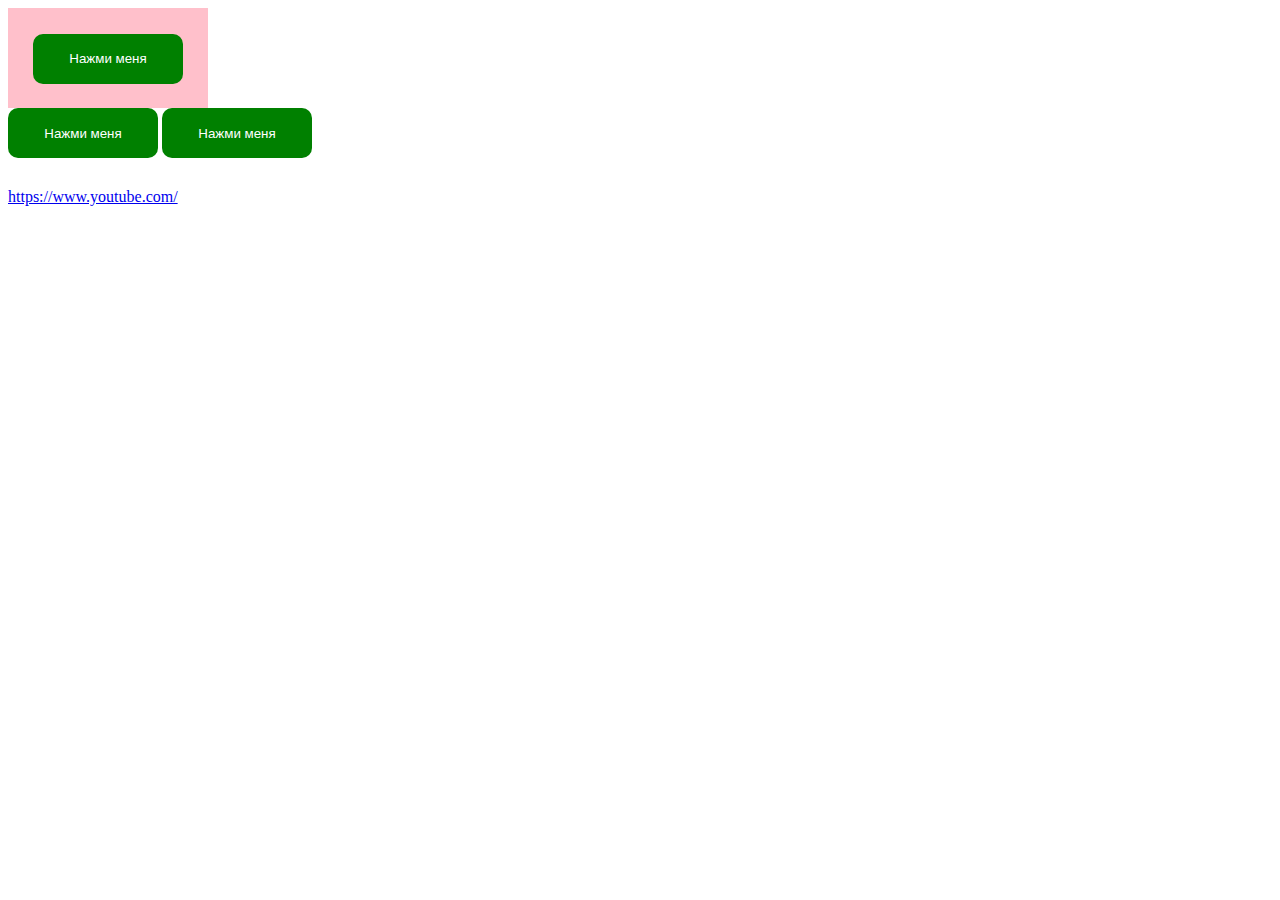
<file: lesson 31/index.html>
<!DOCTYPE html>
<html lang="ru">
  <head>
		<meta charset="utf-8">
		<meta http-equiv="X-UA-Compatible" content="IE=edge">
		<title>JavaScript</title>
		<link rel="stylesheet" href="css.css">
  </head>
  <body>
        <div class="overlay">
			<button id="btn">Нажми меня</button>
		</div>
		<!-- <button onclick="alert('Click')" id="btn">Нажми меня</button> -->
		<button >Нажми меня</button>
		<button>Нажми меня</button>

    	<a href="https://www.youtube.com/">https://www.youtube.com/</a>

		<script src="script.js"></script>
  </body>
</html>
</file>
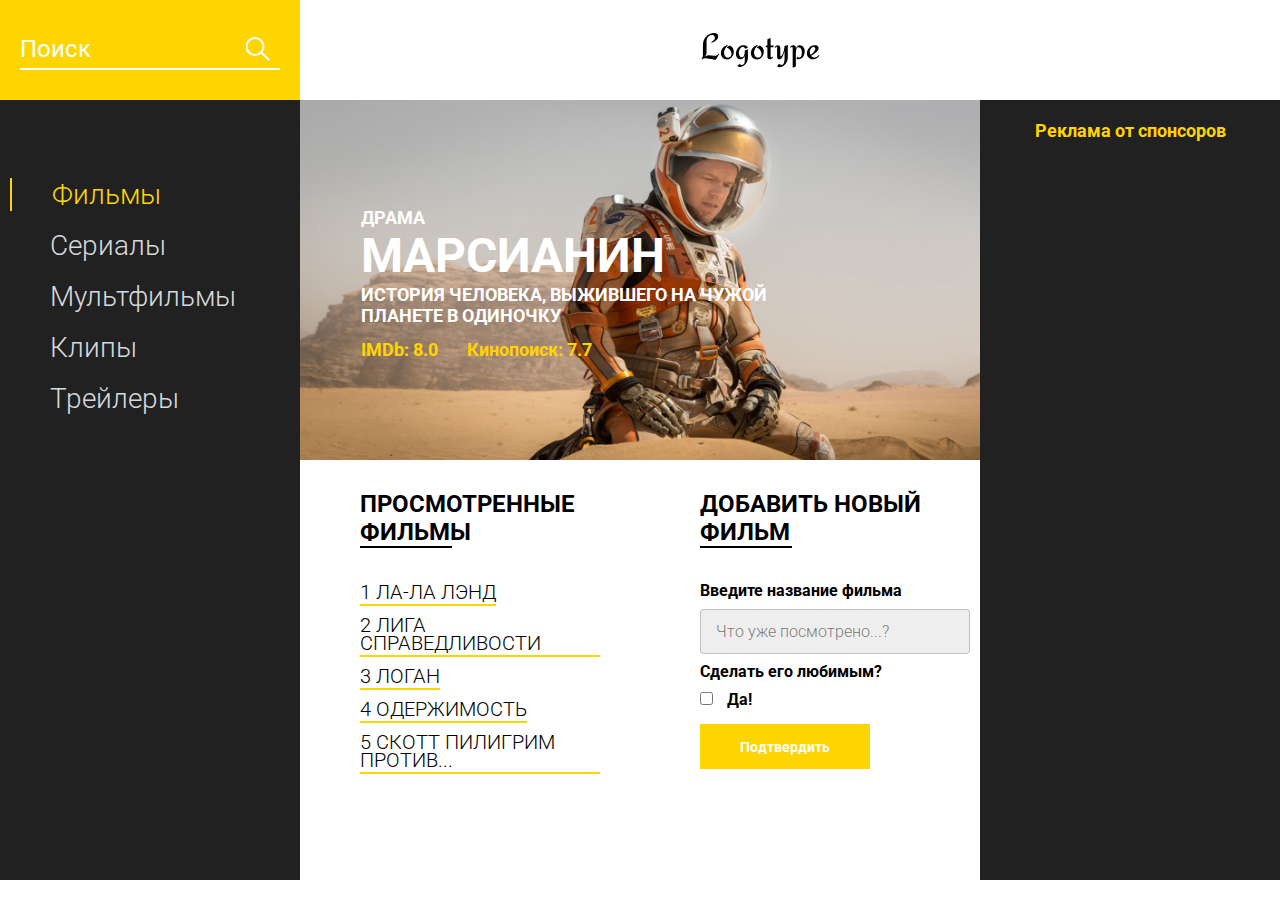
<file: lesson 33 practice/index.html>
<!DOCTYPE html>
<html lang="en">
<head>
    <meta charset="UTF-8">
    <meta name="viewport" content="width=device-width, initial-scale=1.0">
    <title>Movie DB</title>
    <link href="https://fonts.googleapis.com/css?family=Roboto:300,400,700&display=swap&subset=cyrillic-ext" rel="stylesheet">
    <link rel="stylesheet" href="css/style.min.css">
</head>
<body>
    <header class="header">
        <div class="header__search">
            <form action="#">
                <input type="text" placeholder="Поиск">
            </form>
        </div>
        <div class="header__logo">
            <img src="icons/Logotype.svg" alt="logo">
        </div>
    </header>
    <main class="promo">
        <div class="promo__menu">
            <nav class="promo__menu-list">
                <ul>
                    <li><a class="promo__menu-item promo__menu-item_active" href="#">Фильмы</a></li>
                    <li><a class="promo__menu-item" href="#">Сериалы</a></li>
                    <li><a class="promo__menu-item" href="#">Мультфильмы</a></li>
                    <li><a class="promo__menu-item" href="#">Клипы</a></li>
                    <li><a class="promo__menu-item" href="#">Трейлеры</a></li>
                </ul>
            </nav>
        </div>
        <div class="promo__content">
            <div class="promo__bg">
                <div class="promo__genre">КОМЕДИЯ</div>
                <div class="promo__title">МАРСИАНИН</div>
                <div class="promo__descr">ИСТОРИЯ ЧЕЛОВЕКА, ВЫЖИВШЕГО НА ЧУЖОЙ ПЛАНЕТЕ В ОДИНОЧКУ</div>
                <div class="promo__ratings">
                    <span>IMDb: 8.0</span>
                    <span>Кинопоиск: 7.7</span>
                </div>
            </div>
            <div class="promo__interactive">
                <div>
                    <div class="promo__interactive-title">ПРОСМОТРЕННЫЕ ФИЛЬМЫ</div>
                    <ul class="promo__interactive-list">
                        <li class="promo__interactive-item">ЛОГАН
                            <div class="delete"></div>
                        </li>
                        <li class="promo__interactive-item">ЛИГА СПРАВЕДЛИВОСТИ
                            <div class="delete"></div>
                        </li>
                        <li class="promo__interactive-item">ЛА-ЛА ЛЭНД
                            <div class="delete"></div>
                        </li>
                        <li class="promo__interactive-item">ОДЕРЖИМОСТЬ
                            <div class="delete"></div>
                        </li>
                        <li class="promo__interactive-item">СКОТТ ПИЛИГРИМ ПРОТИВ...
                            <div class="delete"></div>
                        </li>
                    </ul>
                </div>
                <div>
                    <form class="add">
                        <div class="promo__interactive-title">ДОБАВИТЬ НОВЫЙ ФИЛЬМ</div>
                        <span>Введите название фильма</span>
                        <input class="adding__input" type="text" placeholder="Что уже посмотрено...?">
                        <span>Сделать его любимым?</span>
                        <input type="checkbox">
                        <span class="yes">Да!</span>
                        <button>Подтвердить</button>
                    </form>
                </div>
            </div>
        </div>
        <div class="promo__adv">
            <div class="promo__adv-title">Реклама от спонсоров</div>
            <img src="img/content_1.jpg" alt="some picture">
            <img src="img/content_2.jpg" alt="some picture">
            <img src="img/content_3.png" alt="some picture">
        </div>
    </main>

    <script src="js/script.js"></script>
</body>
</html>
</file>
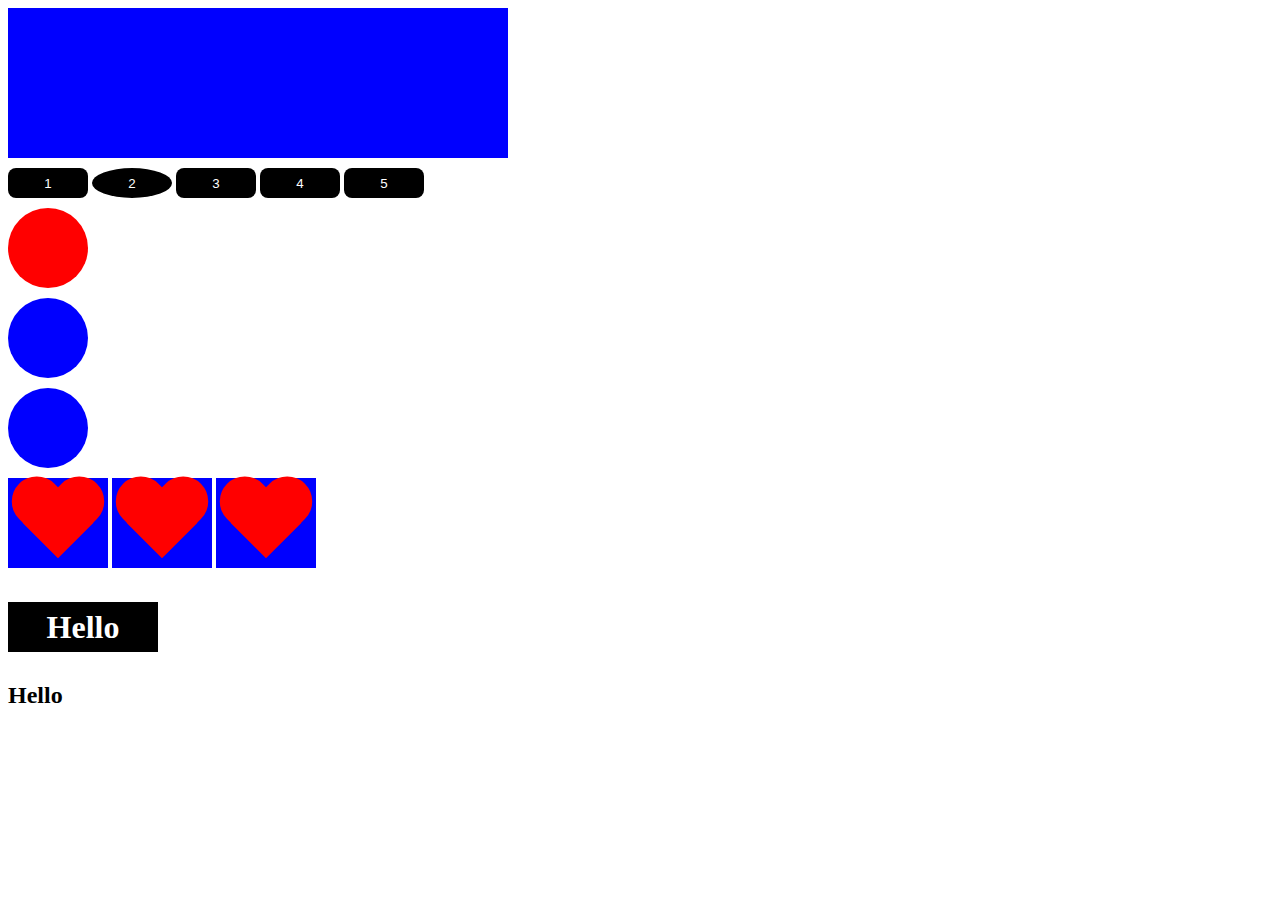
<file: js_basics/elements/index.html>
<!DOCTYPE html>
<html lang="ru">
	<head>
		<meta charset="utf-8">
		<meta http-equiv="X-UA-Compatible" content="IE=edge">
		<title>JavaScript</title>
		<link rel="stylesheet" href="css/style.css">
	</head>
	<body>
		<div class="box" id="box"></div>
		<button>1</button>
		<button>2</button>
		<button>3</button>
		<button>4</button>
		<button>5</button>

		<div class="circle"></div>
		<div class="circle"></div>
		<div class="circle"></div>

		<div class="wrapper">
			<div class="heart"></div>
			<div class="heart"></div>
            <div class="heart"></div>
            
		</div>

		<script src="js/script.js"></script>
	</body>
</html>
</file>
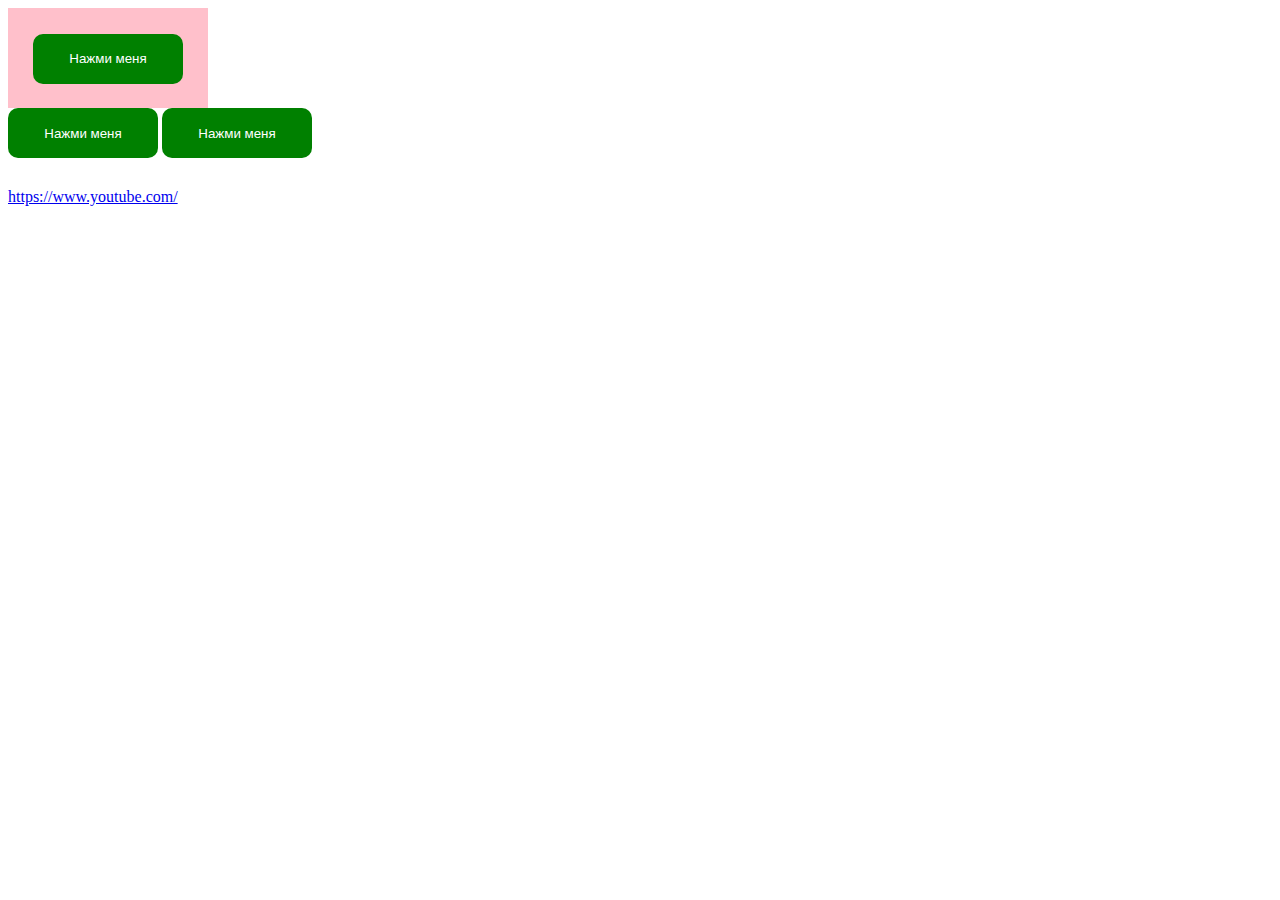
<file: js_basics/lesson 31/index.html>
<!DOCTYPE html>
<html lang="ru">
  <head>
		<meta charset="utf-8">
		<meta http-equiv="X-UA-Compatible" content="IE=edge">
		<title>JavaScript</title>
		<link rel="stylesheet" href="css.css">
  </head>
  <body>
        <div class="overlay">
			<button id="btn">Нажми меня</button>
		</div>
		<!-- <button onclick="alert('Click')" id="btn">Нажми меня</button> -->
		<button >Нажми меня</button>
		<button>Нажми меня</button>

    	<a href="https://www.youtube.com/">https://www.youtube.com/</a>

		<script src="script.js"></script>
  </body>
</html>
</file>
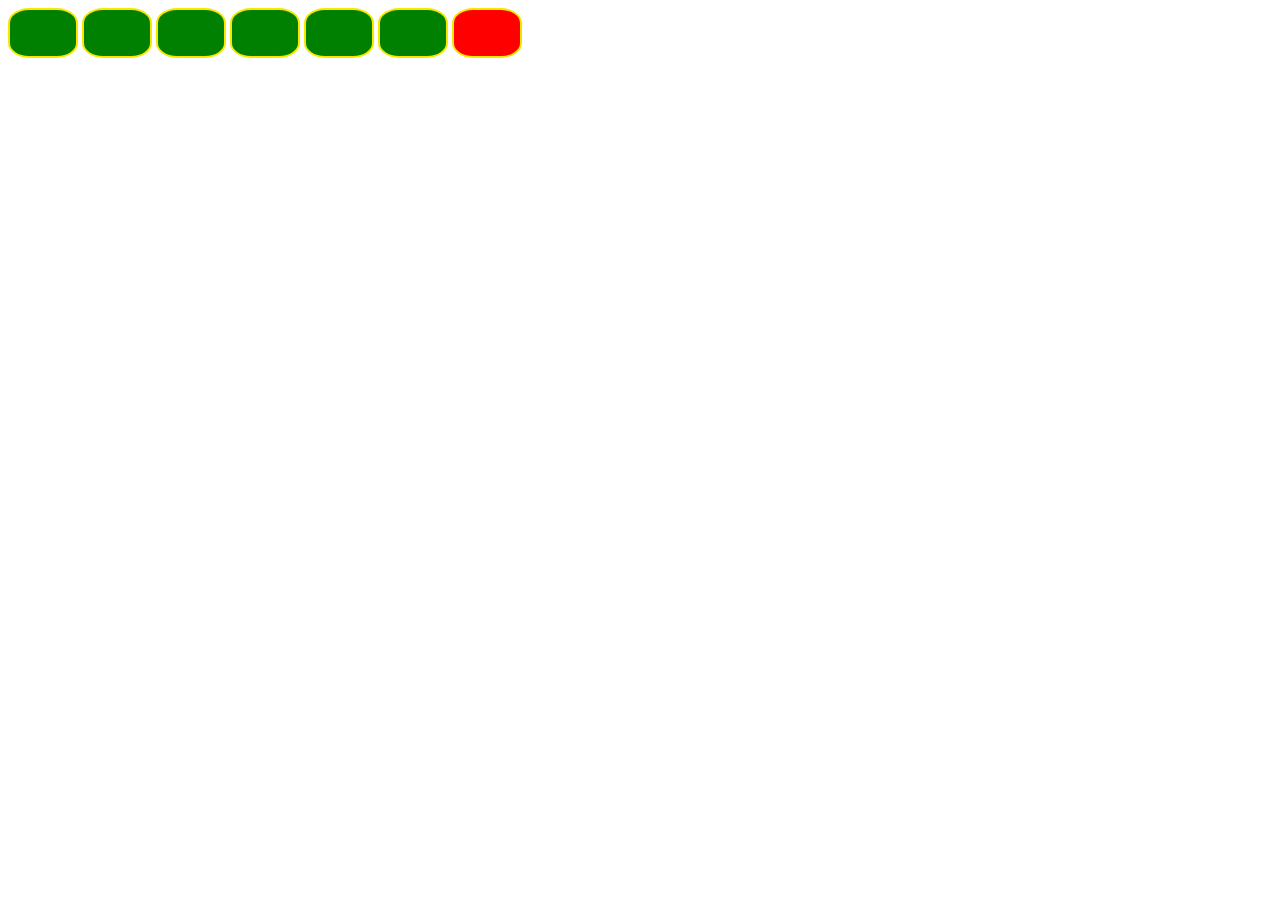
<file: js_work/lesson37/index.html>
<!DOCTYPE html>
<html lang="ru">
	<head>
		<meta charset="utf-8">
        <meta http-equiv="X-UA-Compatible" content="IE=edge">
		<title>JavaScript</title>
		<link rel="stylesheet" href="style.css">
	</head>
	<body>

		<div id="first" class="btn-block">
            <button class="blue some"></button>
            <button></button>
            <button></button>
            <button></button>
            <button></button>
            <button></button>
	</div>

	<script src="script.js"></script>
	</body>
</html>
</file>
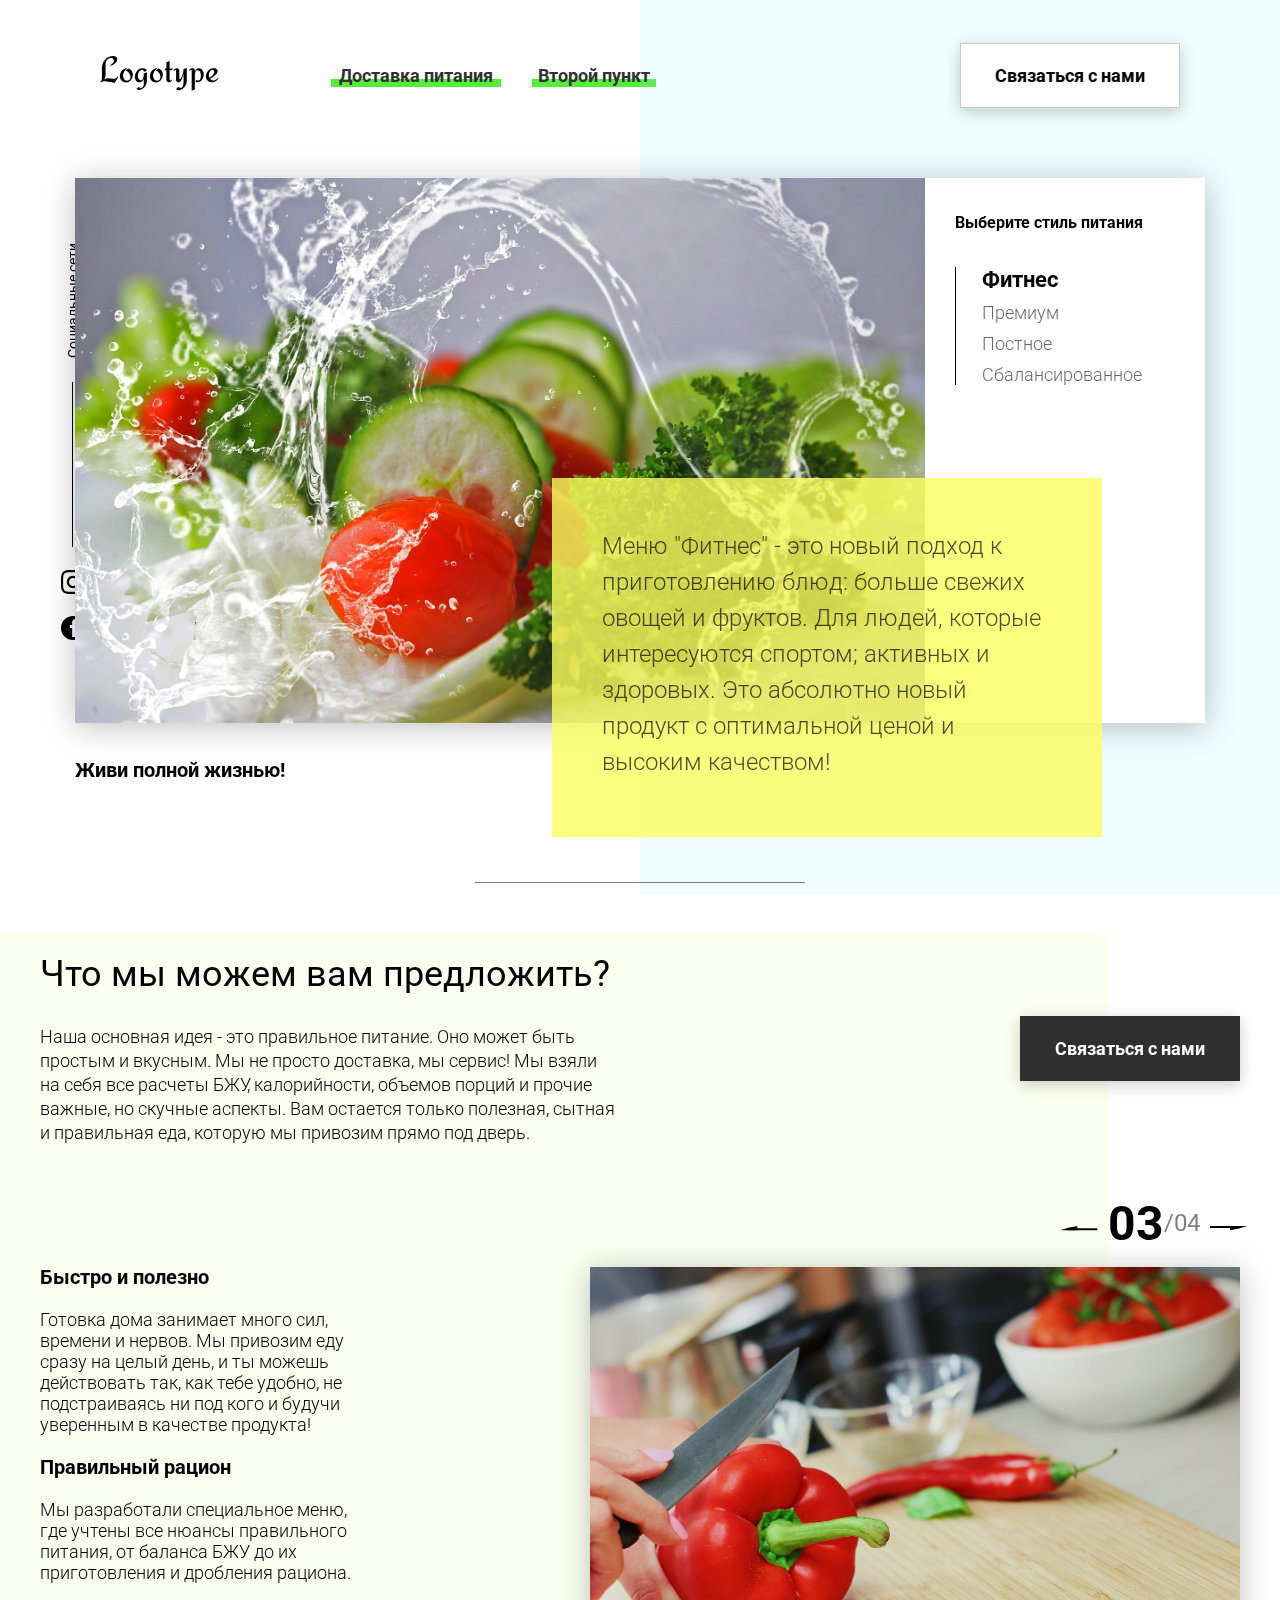
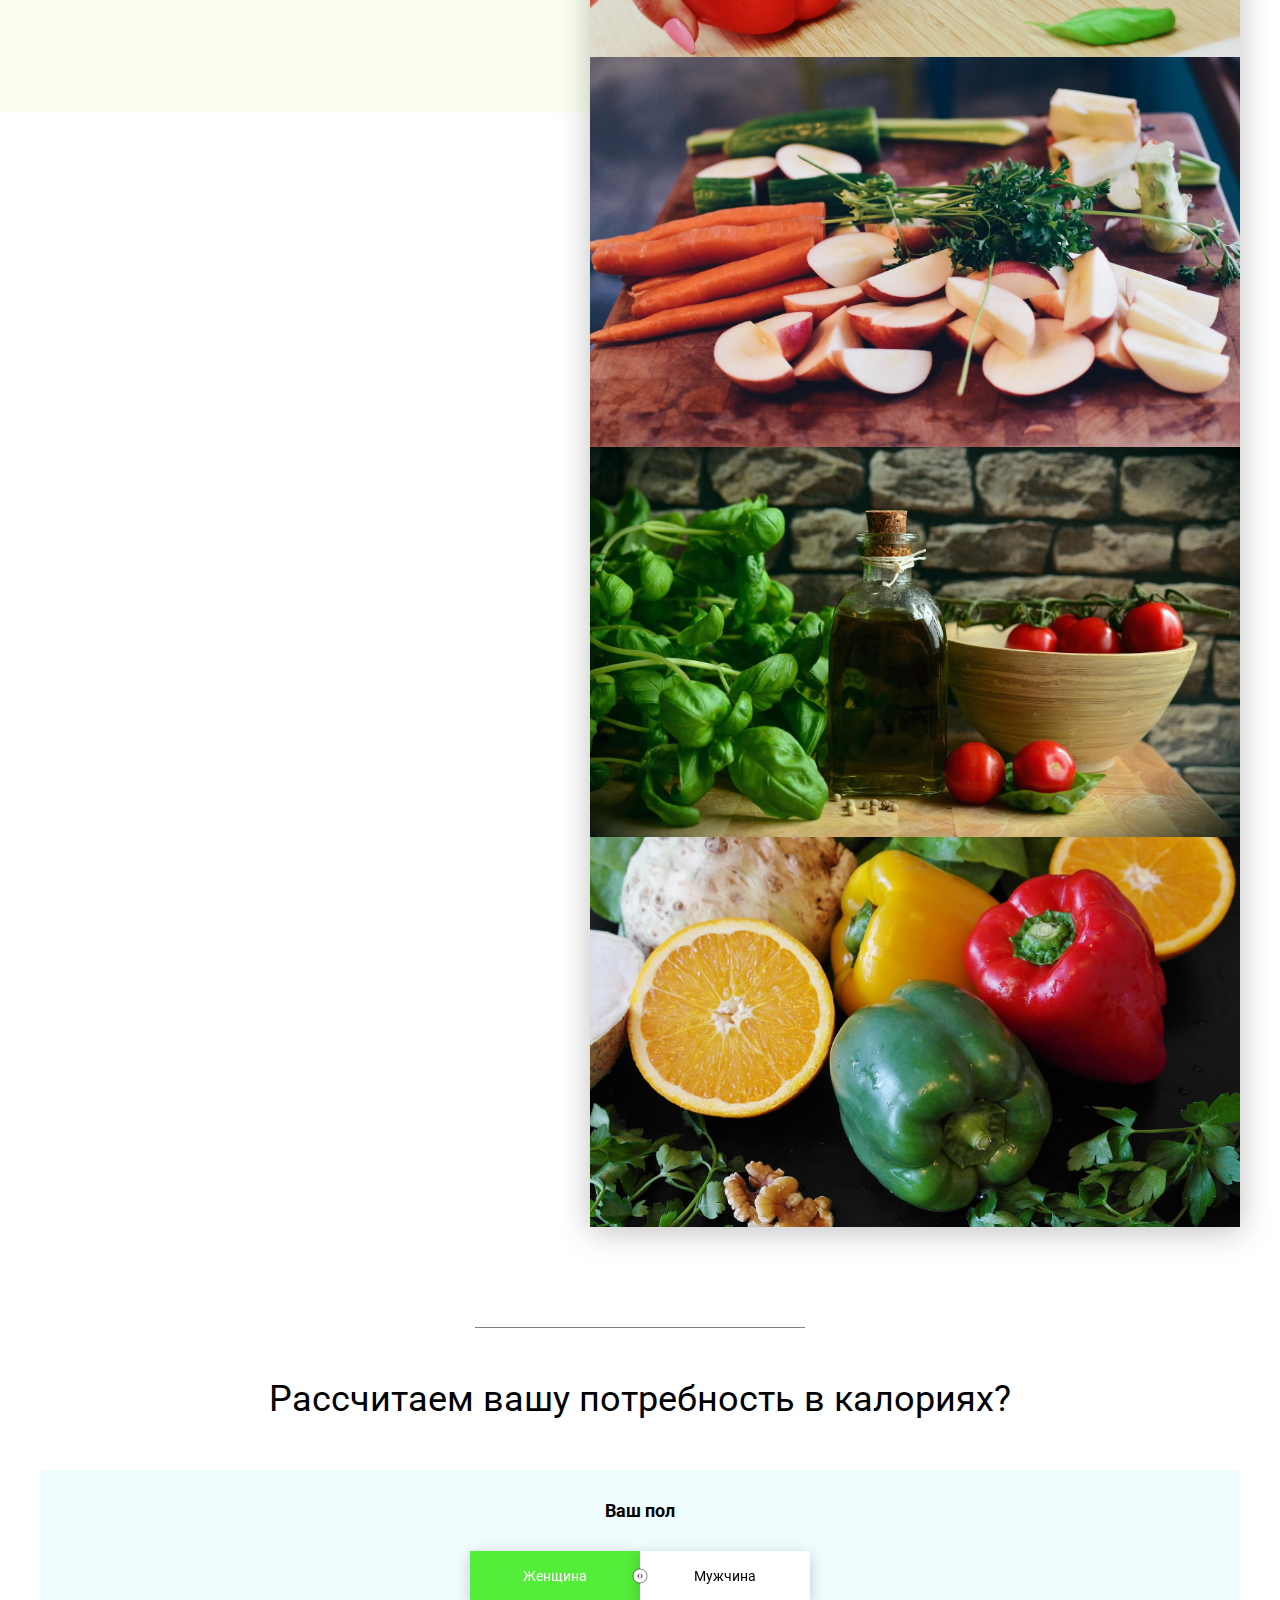
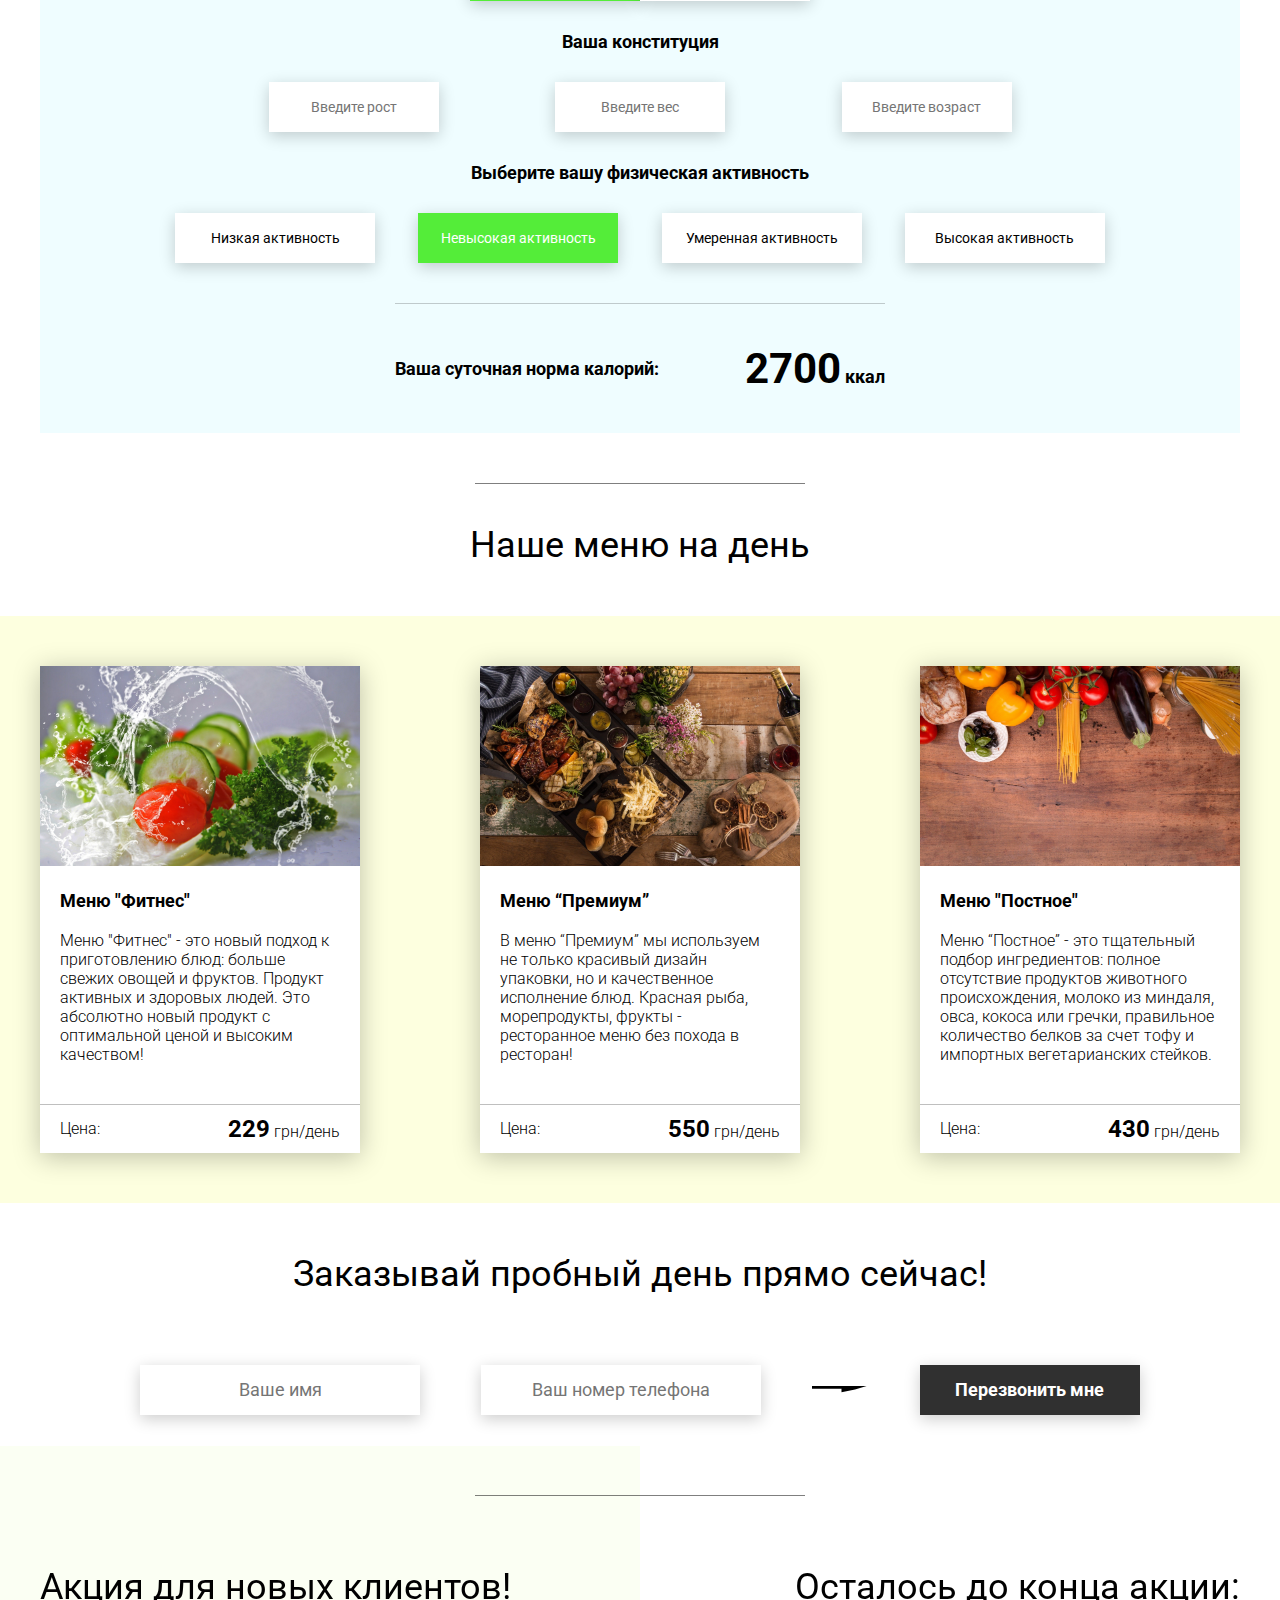
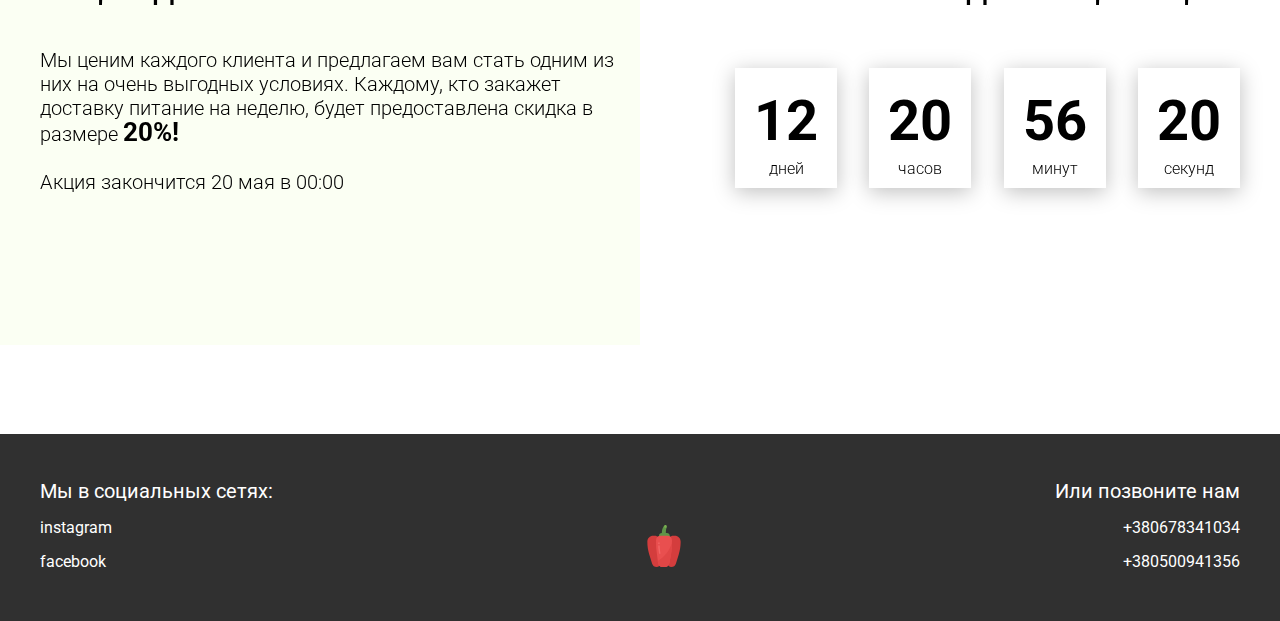
<file: js_work/lesson38FOOD/index.html>
<!DOCTYPE html>
<html lang="en">
<head>
    <meta charset="UTF-8">
    <meta name="viewport" content="width=device-width, initial-scale=1.0">
    <title>Food</title>
    <link rel="stylesheet" href="css/style.css">
</head>
<body>
    <header class="header">
        <div class="header__left-block">
            <div class="header__logo">
                <img src="icons/logo.svg" alt="Логотип">
            </div>
            <nav class="header__links">
                <a href="#" class="header__link">Доставка питания</a>
                <a href="#" class="header__link">Второй пункт</a>
            </nav>
        </div>
        <div class="header__right-block">
            <button class="btn btn_white">Связаться с нами</button>
        </div>
    </header>
    <div class="sidepanel">
        <div class="sidepanel__text"><span>Социальные сети</span></div>
        <div class="sidepanel__divider"></div>
        <a href="#" class="sidepanel__icon">
            <img src="icons/instagram.svg" alt="instagram">
        </a>
        <a href="#" class="sidepanel__icon">
            <img src="icons/facebook.svg" alt="facebook">
        </a>
    </div>

    <div class="preview">
        <div class="bgc_blue"></div>
        <div class="container">
            <div class="tabcontainer">
                <div class="tabcontent">
                    <img src="img/tabs/vegy.jpg" alt="vegy">
                    <div class="tabcontent__descr">
                        Меню "Фитнес" - это новый подход к приготовлению блюд: больше свежих овощей и фруктов. Для людей, которые интересуются спортом; активных и здоровых. Это абсолютно новый продукт с оптимальной ценой и высоким качеством!
                    </div>
                </div>
                <div class="tabcontent">
                    <img src="img/tabs/elite.jpg" alt="elite">
                    <div class="tabcontent__descr">
                        Меню “Премиум” - мы используем не только красивый дизайн упаковки, но и качественное исполнение блюд. Красная рыба, морепродукты, фрукты - ресторанное меню без похода в ресторан!                                     
                    </div>
                </div>
                <div class="tabcontent">
                    <img src="img/tabs/post.jpg" alt="post">
                    <div class="tabcontent__descr">
                        Наше специальное “Постное меню” - это тщательный подбор ингредиентов: полное отсутствие продуктов животного происхождения. Полная гармония с собой и природой в каждом элементе! Все будет Ом!                                     
                    </div>
                </div>
                <div class="tabcontent">
                    <img src="img/tabs/vegy.jpg" alt="vegy">
                    <div class="tabcontent__descr">
                        Меню "Сбалансированное" - это соответствие вашего рациона всем научным рекомендациям. Мы тщательно просчитываем вашу потребность в к/б/ж/у и создаем лучшие блюда для вас.
                    </div>
                </div>
                <div class="tabheader">
                    <h3>Выберите стиль питания</h3>
                    <div class="tabheader__items">
                        <div class="tabheader__item tabheader__item_active">Фитнес</div>
                        <div class="tabheader__item">Премиум</div>
                        <div class="tabheader__item">Постное</div>
                        <div class="tabheader__item">Сбалансированное</div>
                    </div>
                </div>
            </div>
            <div class="preview__life">Живи полной жизнью!</div>
        </div>
    </div>

    <div class="divider"></div>

    <div class="offer">
        <div class="bgc_y"></div>
        <div class="container">
            <div class="offer__text">
                <h2 class="title">Что мы можем вам предложить?</h2>
                <div class="offer__descr">
                    Наша основная идея - это правильное питание. Оно может быть простым и вкусным. Мы не просто доставка, мы сервис! Мы взяли на себя все расчеты БЖУ, калорийности, объемов порций и прочие важные, но скучные аспекты. Вам остается только полезная, сытная и правильная еда, которую мы привозим прямо под дверь.
                </div>
            </div>
            <div class="offer__action">
                <button class="btn btn_dark">Связаться с нами</button>
            </div>
        </div>
        <div class="container">
            <div class="offer__advantages">
                <h2>Быстро и полезно</h2>
                <div class="offer__advantages-text">
                    Готовка дома занимает много сил, времени и нервов. Мы привозим еду сразу на целый день, и ты можешь действовать так, как тебе удобно, не подстраиваясь ни под кого и будучи уверенным в качестве продукта!
                </div>
                <h2>Правильный рацион</h2>
                <div class="offer__advantages-text">
                    Мы разработали специальное меню, где учтены все нюансы правильного питания, от баланса БЖУ до их приготовления и дробления рациона.
                </div>
            </div>
            <div class="offer__slider">
                <div class="offer__slider-counter">
                    <div class="offer__slider-prev">
                        <img src="icons/left.svg" alt="prev">
                    </div>
                    <span id="current">03</span>
                    /
                    <span id="total">04</span>
                    <div class="offer__slider-next">
                        <img src="icons/right.svg" alt="next">
                    </div>
                </div>
                <div class="offer__slider-wrapper">
                    <div class="offer__slide">
                        <img src="img/slider/pepper.jpg" alt="pepper">
                    </div>
                    <div class="offer__slide">
                        <img src="img/slider/food-12.jpg" alt="food">
                    </div>
                    <div class="offer__slide">
                        <img src="img/slider/olive-oil.jpg" alt="oil">
                    </div>
                    <div class="offer__slide">
                        <img src="img/slider/paprika.jpg" alt="paprika">
                    </div>
                </div>
            </div>
        </div>
    </div>

    <div class="divider"></div>

    <div class="calculating">
        <div class="container">
            <h2 class="title">Рассчитаем вашу потребность в калориях?
            </h2>
            <div class="calculating__field">
                <div class="calculating__subtitle">
                    Ваш пол
                </div>
                <div class="calculating__choose" id="gender">
                    <div class="calculating__choose-item calculating__choose-item_active">Женщина</div>
                    <div class="calculating__choose-item">Мужчина</div>
                </div>

                <div class="calculating__subtitle">
                    Ваша конституция
                </div>
                <div class="calculating__choose calculating__choose_medium">
                    <input type="text" id="height" placeholder="Введите рост" class="calculating__choose-item">
                    <input type="text" id="weight" placeholder="Введите вес"  class="calculating__choose-item">
                    <input type="text" id="age" placeholder="Введите возраст" class="calculating__choose-item">
                </div>

                <div class="calculating__subtitle">
                    Выберите вашу физическая активность
                </div>
                <div class="calculating__choose calculating__choose_big">
                    <div id="low" class="calculating__choose-item">Низкая активность </div>
                    <div id="small"  class="calculating__choose-item calculating__choose-item_active">Невысокая активность</div>
                    <div id="medium" class="calculating__choose-item">Умеренная активность</div>
                    <div id="high" class="calculating__choose-item">Высокая активность</div>
                </div>

                <div class="calculating__divider"></div>

                <div class="calculating__total">
                    <div class="calculating__subtitle">
                        Ваша суточная норма калорий:
                    </div>
                    <div class="calculating__result">
                        <span>2700</span> ккал
                    </div>
                </div>
            </div>
        </div>
    </div>

    <div class="divider"></div>

    <div class="menu">
        <h2 class="title">Наше меню на день</h2>

        <div class="menu__field">
            <div class="container">
                <div class="menu__item">
                    <img src="img/tabs/vegy.jpg" alt="vegy">
                    <h3 class="menu__item-subtitle">Меню "Фитнес"</h3>
                    <div class="menu__item-descr">Меню "Фитнес" - это новый подход к приготовлению блюд: больше свежих овощей и фруктов. Продукт активных и здоровых людей. Это абсолютно новый продукт с оптимальной ценой и высоким качеством!</div>
                    <div class="menu__item-divider"></div>
                    <div class="menu__item-price">
                        <div class="menu__item-cost">Цена:</div>
                        <div class="menu__item-total"><span>229</span> грн/день</div>
                    </div>
                </div>
                <div class="menu__item">
                    <img src="img/tabs/elite.jpg" alt="elite">
                    <h3 class="menu__item-subtitle">Меню “Премиум”</h3>
                    <div class="menu__item-descr">В меню “Премиум” мы используем не только красивый дизайн упаковки, но и качественное исполнение блюд. Красная рыба, морепродукты, фрукты - ресторанное меню без похода в ресторан!</div>
                    <div class="menu__item-divider"></div>
                    <div class="menu__item-price">
                        <div class="menu__item-cost">Цена:</div>
                        <div class="menu__item-total"><span>550</span> грн/день</div>
                    </div>
                </div>
                <div class="menu__item">
                    <img src="img/tabs/post.jpg" alt="post">
                    <h3 class="menu__item-subtitle">Меню "Постное"</h3>
                    <div class="menu__item-descr">Меню “Постное” - это тщательный подбор ингредиентов: полное отсутствие продуктов животного происхождения, молоко из миндаля, овса, кокоса или гречки, правильное количество белков за счет тофу и импортных вегетарианских стейков. </div>
                    <div class="menu__item-divider"></div>
                    <div class="menu__item-price">
                        <div class="menu__item-cost">Цена:</div>
                        <div class="menu__item-total"><span>430</span> грн/день</div>
                    </div>
                </div>
            </div>
        </div>
    </div>

    <div class="order">
        <div class="container">
            <div class="title">Заказывай пробный день прямо сейчас!</div>
            <form action="#" class="order__form">
                <input required placeholder="Ваше имя" name="name" type="text" class="order__input">
                <input required placeholder="Ваш номер телефона" name="phone" type="phone" class="order__input">
                <img src="icons/right.svg" alt="right">
                <button class="btn btn_dark btn_min">Перезвонить мне</button>
            </form>
        </div>
    </div>

    <div class="divider"></div>

    <div class="promotion">
        <div class="bgc_y"></div>
        <div class="container">
            <div class="promotion__text">
                <div class="title">Акция для новых клиентов!</div>
                <div class="promotion__descr">
                    Мы ценим каждого клиента и предлагаем вам стать одним из них на очень выгодных условиях. 
                    Каждому, кто закажет доставку питание на неделю, будет предоставлена скидка в размере <span>20%!</span>
                    <br><br>
                    Акция закончится 20 мая в 00:00
                </div>
            </div>
            <div class="promotion__timer">
                <div class="title">Осталось до конца акции:</div>
                <div class="timer">
                    <div class="timer__block">
                        <span id="days">12</span>
                        дней
                    </div>
                    <div class="timer__block">
                        <span id="hours">20</span>
                        часов
                    </div>
                    <div class="timer__block">
                        <span id="minutes">56</span>
                        минут
                    </div>
                    <div class="timer__block">
                        <span id="seconds">20</span>
                        секунд
                    </div>
                </div>
            </div>
        </div>
    </div>

    <footer class="footer">
        <div class="container">
            <div class="social">
                <div class="subtitle">Мы в социальных сетях:</div>
                <a href="#" class="link">instagram</a>
                <a href="#" class="link">facebook</a>
            </div>
            <div class="pepper">
                <img src="icons/veg.svg" alt="pepper">
            </div>
            <div class="call">
                <div class="subtitle">Или позвоните нам</div>
                <a href="#" class="link">+380678341034</a>
                <a href="#" class="link">+380500941356</a>
            </div>
        </div>
    </footer>

    <div class="modal">
        <div class="modal__dialog">
            <div class="modal__content">
                <form action="#">
                    <div class="modal__close">&times;</div>
                    <div class="modal__title">Мы свяжемся с вами как можно быстрее!</div>
                    <input required placeholder="Ваше имя" name="name" type="text" class="modal__input">
                    <input required placeholder="Ваш номер телефона" name="phone" type="phone" class="modal__input">
                    <button class="btn btn_dark btn_min">Перезвонить мне</button>
                </form>
            </div>
        </div>
    </div>

    <script src="js/script.js"></script>
</body>
</html>
</file>
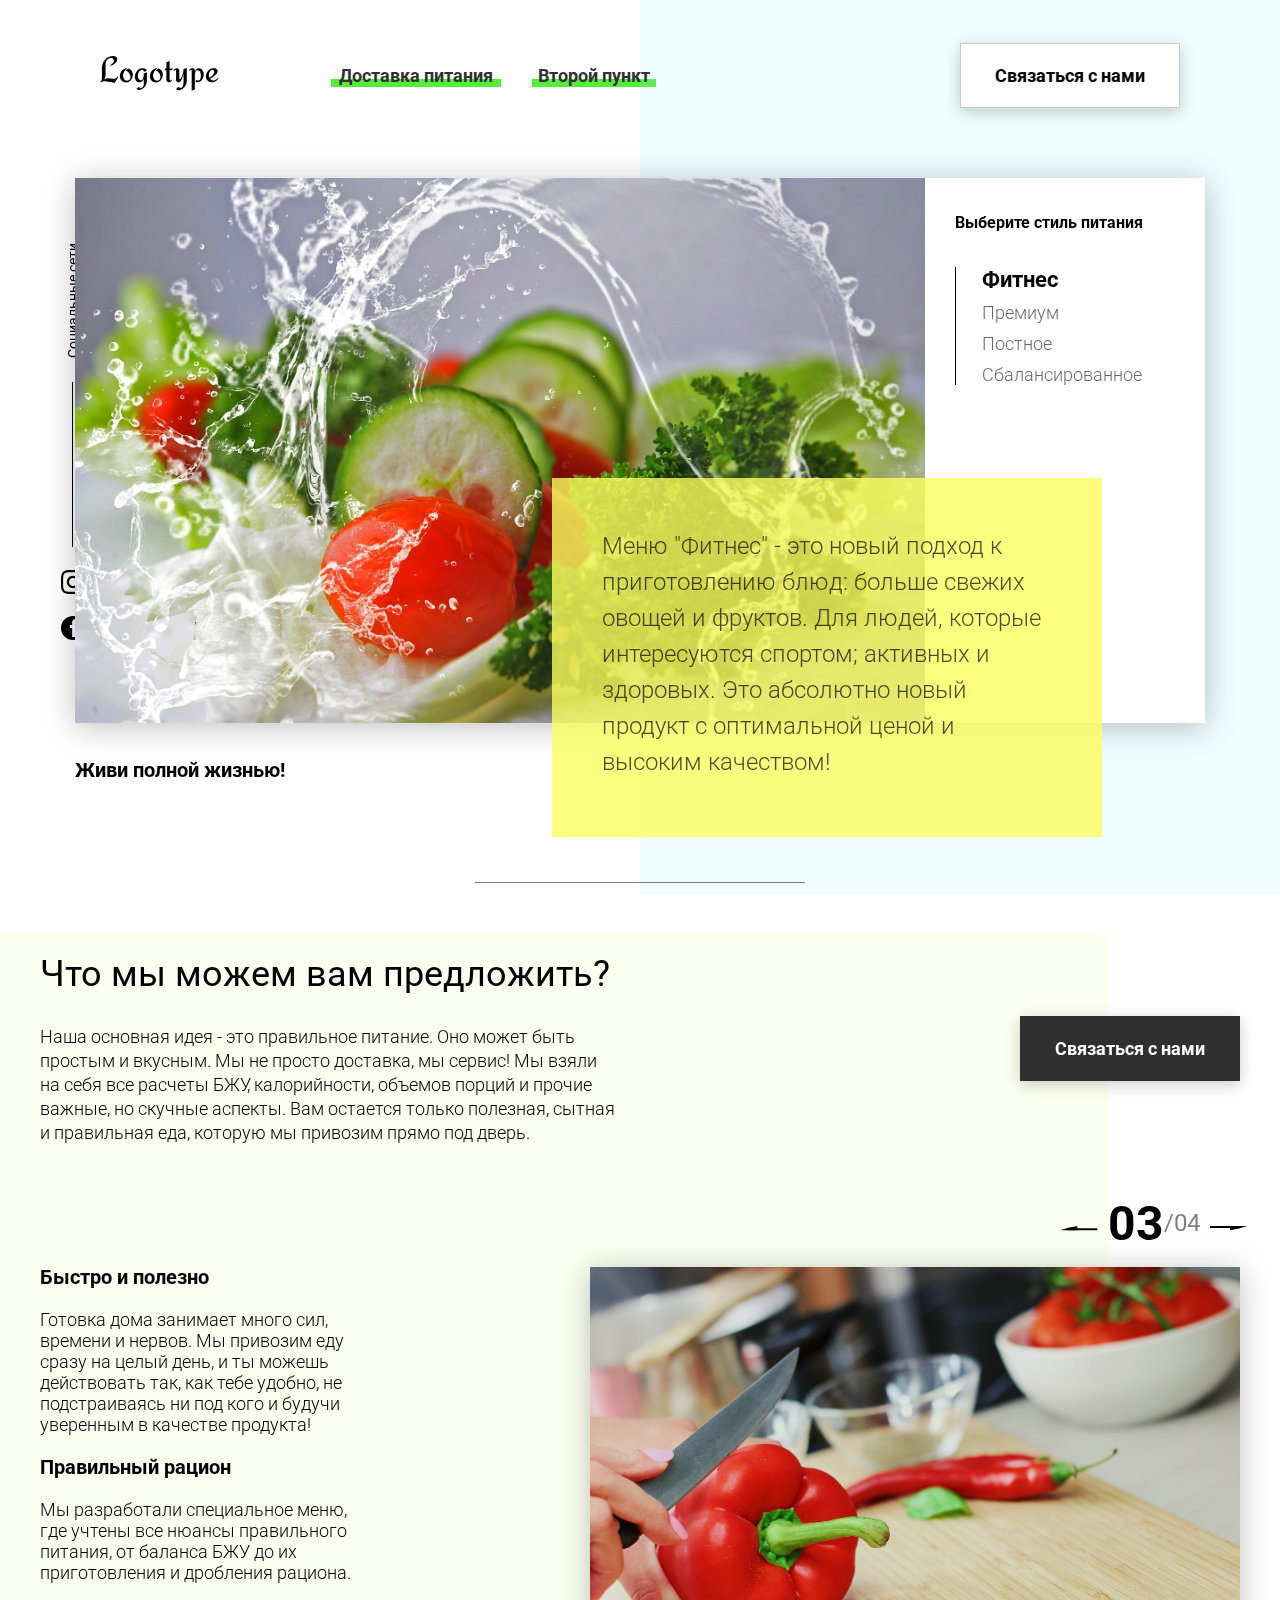
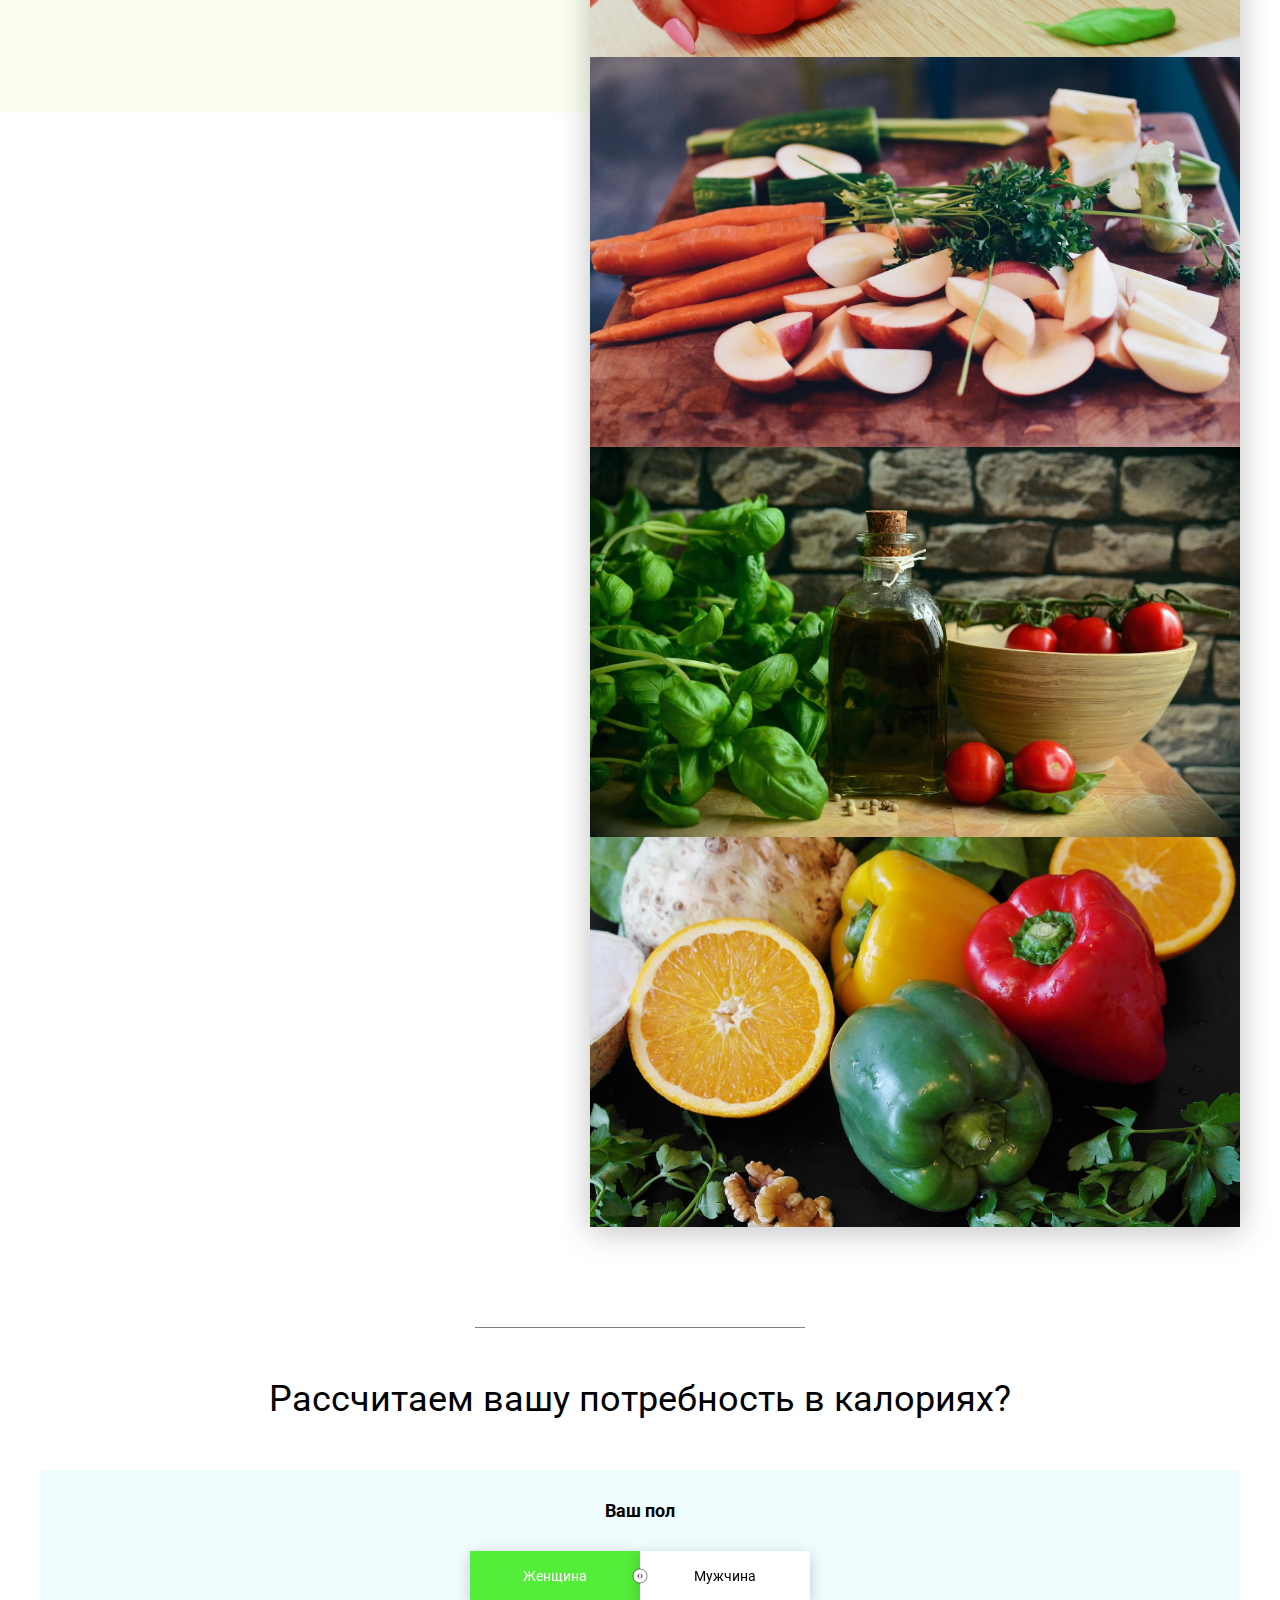
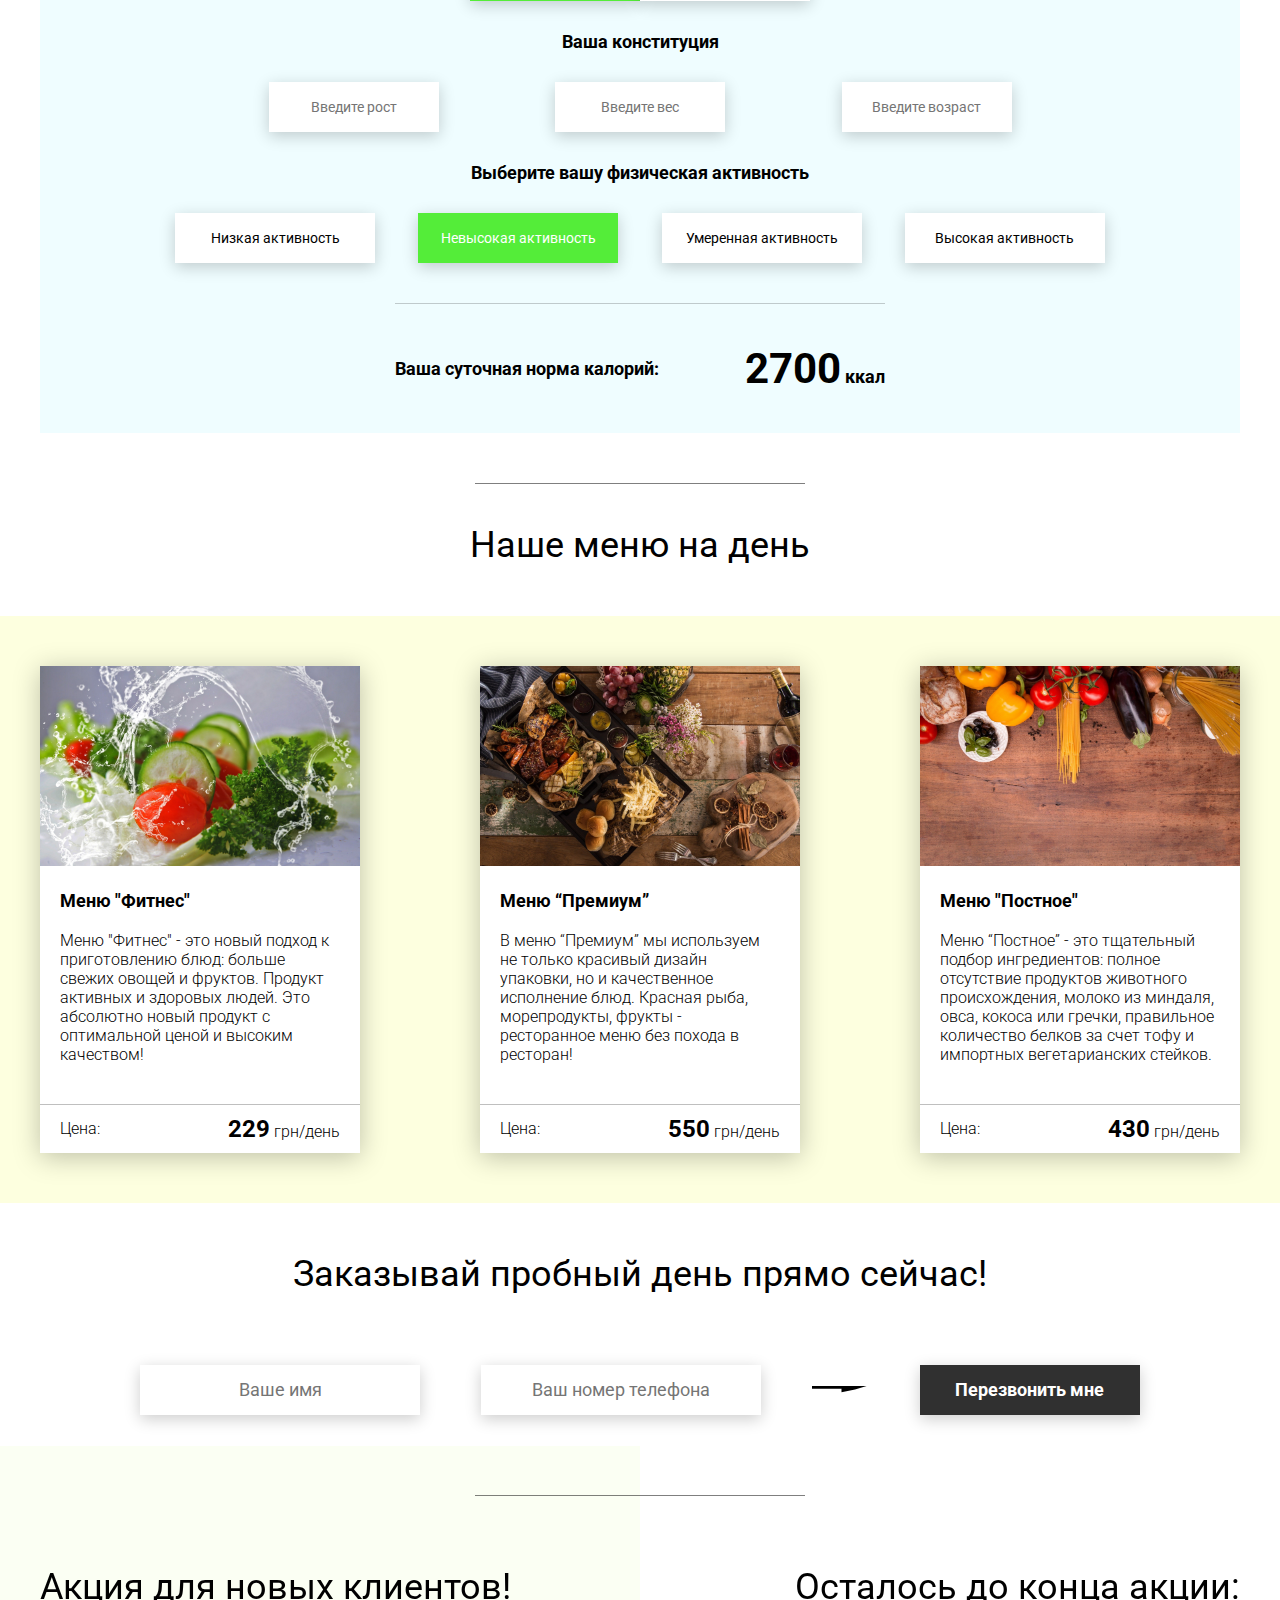
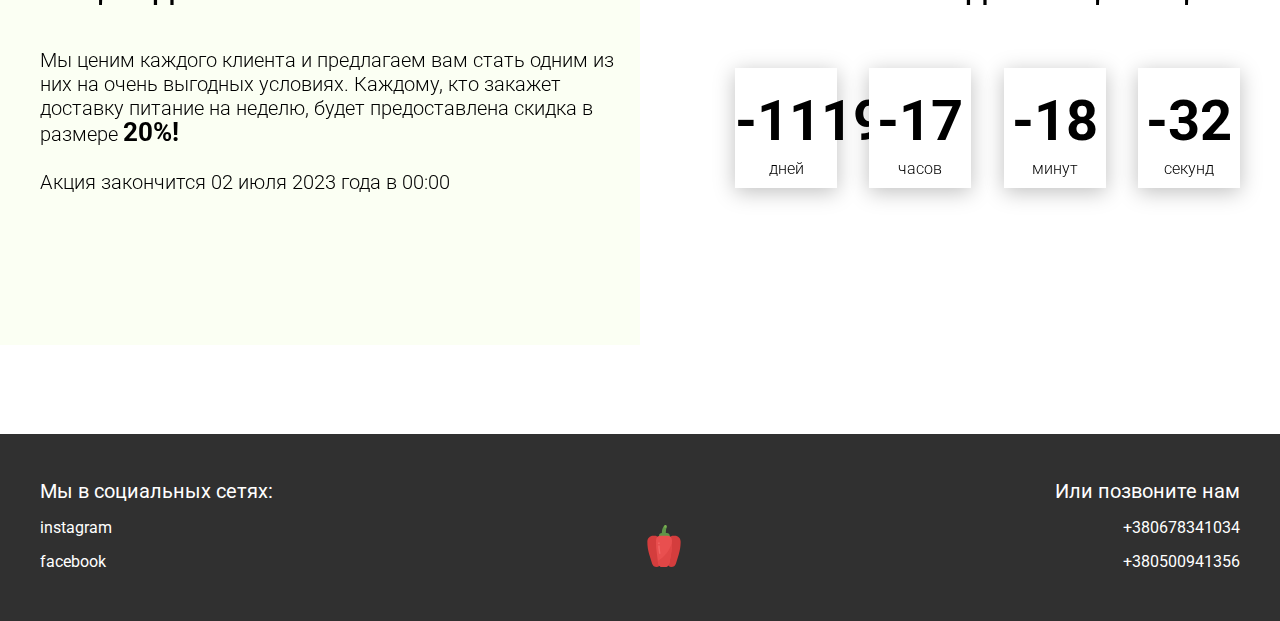
<file: js_work/lesson41/index.html>
<!DOCTYPE html>
<html lang="en">
<head>
    <meta charset="UTF-8">
    <meta name="viewport" content="width=device-width, initial-scale=1.0">
    <title>Food</title>
    <link rel="stylesheet" href="css/style.css">
</head>
<body>
    <header class="header">
        <div class="header__left-block">
            <div class="header__logo">
                <img src="icons/logo.svg" alt="Логотип">
            </div>
            <nav class="header__links">
                <a href="#" class="header__link">Доставка питания</a>
                <a href="#" class="header__link">Второй пункт</a>
            </nav>
        </div>
        <div class="header__right-block">
            <button class="btn btn_white">Связаться с нами</button>
        </div>
    </header>
    <div class="sidepanel">
        <div class="sidepanel__text"><span>Социальные сети</span></div>
        <div class="sidepanel__divider"></div>
        <a href="#" class="sidepanel__icon">
            <img src="icons/instagram.svg" alt="instagram">
        </a>
        <a href="#" class="sidepanel__icon">
            <img src="icons/facebook.svg" alt="facebook">
        </a>
    </div>

    <div class="preview">
        <div class="bgc_blue"></div>
        <div class="container">
            <div class="tabcontainer">
                <div class="tabcontent">
                    <img src="img/tabs/vegy.jpg" alt="vegy">
                    <div class="tabcontent__descr">
                        Меню "Фитнес" - это новый подход к приготовлению блюд: больше свежих овощей и фруктов. Для людей, которые интересуются спортом; активных и здоровых. Это абсолютно новый продукт с оптимальной ценой и высоким качеством!
                    </div>
                </div>
                <div class="tabcontent">
                    <img src="img/tabs/elite.jpg" alt="elite">
                    <div class="tabcontent__descr">
                        Меню “Премиум” - мы используем не только красивый дизайн упаковки, но и качественное исполнение блюд. Красная рыба, морепродукты, фрукты - ресторанное меню без похода в ресторан!                                     
                    </div>
                </div>
                <div class="tabcontent">
                    <img src="img/tabs/post.jpg" alt="post">
                    <div class="tabcontent__descr">
                        Наше специальное “Постное меню” - это тщательный подбор ингредиентов: полное отсутствие продуктов животного происхождения. Полная гармония с собой и природой в каждом элементе! Все будет Ом!                                     
                    </div>
                </div>
                <div class="tabcontent">
                    <img src="img/tabs/vegy.jpg" alt="vegy">
                    <div class="tabcontent__descr">
                        Меню "Сбалансированное" - это соответствие вашего рациона всем научным рекомендациям. Мы тщательно просчитываем вашу потребность в к/б/ж/у и создаем лучшие блюда для вас.
                    </div>
                </div>
                <div class="tabheader">
                    <h3>Выберите стиль питания</h3>
                    <div class="tabheader__items">
                        <div class="tabheader__item tabheader__item_active">Фитнес</div>
                        <div class="tabheader__item">Премиум</div>
                        <div class="tabheader__item">Постное</div>
                        <div class="tabheader__item">Сбалансированное</div>
                    </div>
                </div>
            </div>
            <div class="preview__life">Живи полной жизнью!</div>
        </div>
    </div>

    <div class="divider"></div>

    <div class="offer">
        <div class="bgc_y"></div>
        <div class="container">
            <div class="offer__text">
                <h2 class="title">Что мы можем вам предложить?</h2>
                <div class="offer__descr">
                    Наша основная идея - это правильное питание. Оно может быть простым и вкусным. Мы не просто доставка, мы сервис! Мы взяли на себя все расчеты БЖУ, калорийности, объемов порций и прочие важные, но скучные аспекты. Вам остается только полезная, сытная и правильная еда, которую мы привозим прямо под дверь.
                </div>
            </div>
            <div class="offer__action">
                <button class="btn btn_dark">Связаться с нами</button>
            </div>
        </div>
        <div class="container">
            <div class="offer__advantages">
                <h2>Быстро и полезно</h2>
                <div class="offer__advantages-text">
                    Готовка дома занимает много сил, времени и нервов. Мы привозим еду сразу на целый день, и ты можешь действовать так, как тебе удобно, не подстраиваясь ни под кого и будучи уверенным в качестве продукта!
                </div>
                <h2>Правильный рацион</h2>
                <div class="offer__advantages-text">
                    Мы разработали специальное меню, где учтены все нюансы правильного питания, от баланса БЖУ до их приготовления и дробления рациона.
                </div>
            </div>
            <div class="offer__slider">
                <div class="offer__slider-counter">
                    <div class="offer__slider-prev">
                        <img src="icons/left.svg" alt="prev">
                    </div>
                    <span id="current">03</span>
                    /
                    <span id="total">04</span>
                    <div class="offer__slider-next">
                        <img src="icons/right.svg" alt="next">
                    </div>
                </div>
                <div class="offer__slider-wrapper">
                    <div class="offer__slide">
                        <img src="img/slider/pepper.jpg" alt="pepper">
                    </div>
                    <div class="offer__slide">
                        <img src="img/slider/food-12.jpg" alt="food">
                    </div>
                    <div class="offer__slide">
                        <img src="img/slider/olive-oil.jpg" alt="oil">
                    </div>
                    <div class="offer__slide">
                        <img src="img/slider/paprika.jpg" alt="paprika">
                    </div>
                </div>
            </div>
        </div>
    </div>

    <div class="divider"></div>

    <div class="calculating">
        <div class="container">
            <h2 class="title">Рассчитаем вашу потребность в калориях?
            </h2>
            <div class="calculating__field">
                <div class="calculating__subtitle">
                    Ваш пол
                </div>
                <div class="calculating__choose" id="gender">
                    <div class="calculating__choose-item calculating__choose-item_active">Женщина</div>
                    <div class="calculating__choose-item">Мужчина</div>
                </div>

                <div class="calculating__subtitle">
                    Ваша конституция
                </div>
                <div class="calculating__choose calculating__choose_medium">
                    <input type="text" id="height" placeholder="Введите рост" class="calculating__choose-item">
                    <input type="text" id="weight" placeholder="Введите вес"  class="calculating__choose-item">
                    <input type="text" id="age" placeholder="Введите возраст" class="calculating__choose-item">
                </div>

                <div class="calculating__subtitle">
                    Выберите вашу физическая активность
                </div>
                <div class="calculating__choose calculating__choose_big">
                    <div id="low" class="calculating__choose-item">Низкая активность </div>
                    <div id="small"  class="calculating__choose-item calculating__choose-item_active">Невысокая активность</div>
                    <div id="medium" class="calculating__choose-item">Умеренная активность</div>
                    <div id="high" class="calculating__choose-item">Высокая активность</div>
                </div>

                <div class="calculating__divider"></div>

                <div class="calculating__total">
                    <div class="calculating__subtitle">
                        Ваша суточная норма калорий:
                    </div>
                    <div class="calculating__result">
                        <span>2700</span> ккал
                    </div>
                </div>
            </div>
        </div>
    </div>

    <div class="divider"></div>

    <div class="menu">
        <h2 class="title">Наше меню на день</h2>

        <div class="menu__field">
            <div class="container">
                <div class="menu__item">
                    <img src="img/tabs/vegy.jpg" alt="vegy">
                    <h3 class="menu__item-subtitle">Меню "Фитнес"</h3>
                    <div class="menu__item-descr">Меню "Фитнес" - это новый подход к приготовлению блюд: больше свежих овощей и фруктов. Продукт активных и здоровых людей. Это абсолютно новый продукт с оптимальной ценой и высоким качеством!</div>
                    <div class="menu__item-divider"></div>
                    <div class="menu__item-price">
                        <div class="menu__item-cost">Цена:</div>
                        <div class="menu__item-total"><span>229</span> грн/день</div>
                    </div>
                </div>
                <div class="menu__item">
                    <img src="img/tabs/elite.jpg" alt="elite">
                    <h3 class="menu__item-subtitle">Меню “Премиум”</h3>
                    <div class="menu__item-descr">В меню “Премиум” мы используем не только красивый дизайн упаковки, но и качественное исполнение блюд. Красная рыба, морепродукты, фрукты - ресторанное меню без похода в ресторан!</div>
                    <div class="menu__item-divider"></div>
                    <div class="menu__item-price">
                        <div class="menu__item-cost">Цена:</div>
                        <div class="menu__item-total"><span>550</span> грн/день</div>
                    </div>
                </div>
                <div class="menu__item">
                    <img src="img/tabs/post.jpg" alt="post">
                    <h3 class="menu__item-subtitle">Меню "Постное"</h3>
                    <div class="menu__item-descr">Меню “Постное” - это тщательный подбор ингредиентов: полное отсутствие продуктов животного происхождения, молоко из миндаля, овса, кокоса или гречки, правильное количество белков за счет тофу и импортных вегетарианских стейков. </div>
                    <div class="menu__item-divider"></div>
                    <div class="menu__item-price">
                        <div class="menu__item-cost">Цена:</div>
                        <div class="menu__item-total"><span>430</span> грн/день</div>
                    </div>
                </div>
            </div>
        </div>
    </div>

    <div class="order">
        <div class="container">
            <div class="title">Заказывай пробный день прямо сейчас!</div>
            <form action="#" class="order__form">
                <input required placeholder="Ваше имя" name="name" type="text" class="order__input">
                <input required placeholder="Ваш номер телефона" name="phone" type="phone" class="order__input">
                <img src="icons/right.svg" alt="right">
                <button class="btn btn_dark btn_min">Перезвонить мне</button>
            </form>
        </div>
    </div>

    <div class="divider"></div>

    <div class="promotion">
        <div class="bgc_y"></div>
        <div class="container">
            <div class="promotion__text">
                <div class="title">Акция для новых клиентов!</div>
                <div class="promotion__descr">
                    Мы ценим каждого клиента и предлагаем вам стать одним из них на очень выгодных условиях. 
                    Каждому, кто закажет доставку питание на неделю, будет предоставлена скидка в размере <span>20%!</span>
                    <br><br>
                    Акция закончится 02 июля 2023 года в 00:00
                </div>
            </div>
            <div class="promotion__timer">
                <div class="title">Осталось до конца акции:</div>
                <div class="timer">
                    <div class="timer__block">
                        <span id="days">12</span>
                        дней
                    </div>
                    <div class="timer__block">
                        <span id="hours">20</span>
                        часов
                    </div>
                    <div class="timer__block">
                        <span id="minutes">56</span>
                        минут
                    </div>
                    <div class="timer__block">
                        <span id="seconds">20</span>
                        секунд
                    </div>
                </div>
            </div>
        </div>
    </div>

    <footer class="footer">
        <div class="container">
            <div class="social">
                <div class="subtitle">Мы в социальных сетях:</div>
                <a href="#" class="link">instagram</a>
                <a href="#" class="link">facebook</a>
            </div>
            <div class="pepper">
                <img src="icons/veg.svg" alt="pepper">
            </div>
            <div class="call">
                <div class="subtitle">Или позвоните нам</div>
                <a href="#" class="link">+380678341034</a>
                <a href="#" class="link">+380500941356</a>
            </div>
        </div>
    </footer>

    <div class="modal">
        <div class="modal__dialog">
            <div class="modal__content">
                <form action="#">
                    <div class="modal__close">&times;</div>
                    <div class="modal__title">Мы свяжемся с вами как можно быстрее!</div>
                    <input required placeholder="Ваше имя" name="name" type="text" class="modal__input">
                    <input required placeholder="Ваш номер телефона" name="phone" type="phone" class="modal__input">
                    <button class="btn btn_dark btn_min">Перезвонить мне</button>
                </form>
            </div>
        </div>
    </div>

    <script src="js/script.js"></script>
</body>
</html>
</file>
<file: lesson 31/css.css>
button {
  width: 150px;
  height: 50px;
  background-color: green;
  border: none;
  color: #fff;
  border-radius: 10px;
  outline: none;
  cursor: pointer;
  transition: 0.3s;
}
button:hover {
  transform: scale(0.95);
}
.overlay {
  background-color: pink;
  width: 200px;
  height: 100px;
  text-align: center;
  line-height: 100px;
}
a {
  display: block;
  margin-top: 30px;
}
</file>
<file: js_basics/elements/css/style.css>
.box {
  width: 150px;
  height: 150px;
  background-color: red;
}
button {
	width: 80px;
	height: 30px;
	margin-top: 10px;
	border: none;
	border-radius: 8px;
	background-color: #000;
	color: #fff;
	cursor: pointer;
	outline: none;
}

.circle {
	width: 80px;
	height: 80px;
	background-color: blue;
	display: block;
	margin-top: 10px;
	border-radius: 100%;
}

.heart {
	display: inline-block;
    position: relative;
    width: 100px;
    height: 90px;
    margin-top: 10px;
}
.heart:before,
.heart:after {
    position: absolute;
    content: "";
    left: 50px;
    top: 0;
    width: 50px;
    height: 80px;
    background: red;
    -moz-border-radius: 50px 50px 0 0;
    border-radius: 50px 50px 0 0;
    -webkit-transform: rotate(-45deg);
       -moz-transform: rotate(-45deg);
        -ms-transform: rotate(-45deg);
         -o-transform: rotate(-45deg);
            transform: rotate(-45deg);
    -webkit-transform-origin: 0 100%;
       -moz-transform-origin: 0 100%;
        -ms-transform-origin: 0 100%;
         -o-transform-origin: 0 100%;
            transform-origin: 0 100%;
}
.heart:after {
    left: 0;
    -webkit-transform: rotate(45deg);
       -moz-transform: rotate(45deg);
        -ms-transform: rotate(45deg);
         -o-transform: rotate(45deg);
            transform: rotate(45deg);
    -webkit-transform-origin: 100% 100%;
       -moz-transform-origin: 100% 100%;
        -ms-transform-origin: 100% 100%;
         -o-transform-origin: 100% 100%;
            transform-origin :100% 100%;
}
.black{
	width: 150px;
	height: 50px;
	line-height: 50px;
	text-align: center;
	background-color: black;
	margin-bottom: 30px;
	margin-top: 30px;
	color: #fff;
}
</file>
<file: js_basics/lesson 31/css.css>
button {
  width: 150px;
  height: 50px;
  background-color: green;
  border: none;
  color: #fff;
  border-radius: 10px;
  outline: none;
  cursor: pointer;
  transition: 0.3s;
}
button:hover {
  transform: scale(0.95);
}
.overlay {
  background-color: pink;
  width: 200px;
  height: 100px;
  text-align: center;
  line-height: 100px;
}
a {
  display: block;
  margin-top: 30px;
}
</file>
<file: js_work/lesson37/style.css>
button {
    width: 70px;
    height: 50px;
    background-color: green;
    border: 2px solid rgb(248, 232, 0);
    border-radius: 30%;
    cursor: pointer;
}

.red {
    background-color: red;
}
</file>
<file: js_work/lesson38FOOD/css/style.css>
@import url(https://fonts.googleapis.com/css?family=Roboto:300,400,700&display=swap&subset=cyrillic-ext);*{box-sizing:border-box;margin:0;padding:0;font-family:Roboto,sans-serif}a{text-decoration:none}.btn{width:220px;height:65px;display:flex;justify-content:center;align-items:center;background-color:#fff;font-size:18px;font-weight:700;border:1px solid rgba(0,0,0,.2);box-shadow:0 4px 15px rgba(0,0,0,.2);cursor:pointer;transition:.3s all;outline:0}.btn_white{background-color:#fff}.btn_dark{background-color:#303030;color:#fff;border:none}.btn_min{height:50px}.btn:hover{box-shadow:0 4px 30px rgba(0,0,0,.3)}.container{max-width:1200px;margin:0 auto}.divider{width:330px;height:1px;margin:0 auto;background-color:rgba(0,0,0,.5)}.title{font-size:36px;font-weight:400}.header{display:flex;justify-content:space-between;align-items:center;height:150px;padding:0 100px}.header__left-block{display:flex;justify-content:space-between;min-width:550px}.header__logo{max-width:170px}.header__logo img{width:100%}.header__links{display:flex;align-items:center}.header__link{position:relative;margin-right:45px;font-weight:700;font-size:18px;color:#303030}.header__link:after{content:'';position:absolute;display:block;width:110%;left:-5%;bottom:-1px;z-index:-1;height:8px;background:#54ed39}.header__link:last-child{margin-right:0}.sidepanel{position:fixed;left:60px;top:240px;height:400px;width:25px;display:flex;flex-direction:column;justify-content:space-between;align-items:center}.sidepanel__text{width:120px;height:120px;font-size:14px}.sidepanel__text span{display:flex;transform:rotate(-90deg) translateX(-50px)}.sidepanel__divider{width:1px;height:165px;background-color:#000}.sidepanel__icon{width:24px;height:24px}.sidepanel__icon img{width:100%}.preview{padding:28px 0 100px 0;position:relative}.preview__life{font-weight:700;font-size:20px;margin-left:35px;margin-top:35px}.bgc_blue{position:absolute;right:0;top:-155px;width:50vw;height:900px;background:rgba(146,242,255,.15);z-index:-1}.tabcontainer{display:flex;width:1130px;margin:0 auto;box-shadow:0 4px 30px rgba(0,0,0,.25)}.tabcontent{width:850px;position:relative}.tabcontent img{width:100%;height:100%;object-fit:cover}.tabcontent__descr{position:absolute;top:300px;right:-177px;width:550px;height:359px;background:rgba(251,254,93,.8);padding:50px;font-size:24px;font-weight:300;line-height:36px;color:rgba(0,0,0,.7)}.tabheader{width:280px;padding:35px 30px;background-color:#fff}.tabheader h3{font-weight:700;font-size:16px}.tabheader__items{margin-top:35px;padding-left:26px;border-left:1px solid #000}.tabheader__item{font-weight:700;font-size:18px;font-weight:300;margin-top:10px;color:rgba(0,0,0,.6);cursor:pointer;transition:.3s all}.tabheader__item_active{color:#000;font-size:22px;font-weight:700}.offer{padding:70px 0 100px 0;position:relative}.offer .container{display:flex;justify-content:space-between}.offer .bgc_y{position:absolute;width:1109px;height:780px;background:rgba(243,255,222,.45);z-index:-1;top:50px}.offer__text{width:580px}.offer__descr{font-size:18px;margin-top:30px;font-weight:300;line-height:24px}.offer__action{display:flex;align-items:center;justify-content:flex-end}.offer__advantages{width:330px;margin-top:50px}.offer__advantages h2{font-weight:700;font-size:20px;margin-top:20px}.offer__advantages h2:first-child{margin-top:70px}.offer__advantages-text{margin-top:20px;font-size:18px;font-weight:300;line-height:21px}.offer__slider{width:650px;margin-top:50px;display:flex;flex-direction:column;align-items:flex-end}.offer__slider-counter{display:flex;width:180px;align-items:center;font-size:24px;color:rgba(0,0,0,.5)}.offer__slider-wrapper{width:100%;margin-top:15px;box-shadow:0 4px 30px rgba(0,0,0,.25)}.offer__slider-prev{margin-right:10px;cursor:pointer}.offer__slider-next{margin-left:10px;cursor:pointer}.offer__slider #current{font-size:48px;font-weight:700;color:#000}.offer__slide{width:100%;height:390px}.offer__slide img{width:100%;height:100%;object-fit:cover}.calculating{padding:50px 0}.calculating .title{text-align:center}.calculating__field{width:100%;margin-top:50px;background:rgba(146,242,255,.15);padding:30px 0 40px 0}.calculating__subtitle{text-align:center;font-size:18px;font-weight:700;margin-top:30px}.calculating__subtitle:first-child{margin-top:0}.calculating #gender:after{content:'';position:absolute;top:50%;transform:translateY(-50%);display:block;width:16px;height:16px;background:url(../icons/switch.svg) center center/cover no-repeat}.calculating__choose{position:relative;display:flex;margin-top:30px;justify-content:center}.calculating__choose-item{display:flex;align-items:center;justify-content:center;width:170px;height:50px;padding:0 10px;background:#fff;box-shadow:0 4px 15px rgba(0,0,0,.2);border:none;text-align:center;font-size:14px;cursor:pointer;outline:0;transition:.3s all}.calculating__choose-item_active{color:#fff;background-color:#54ed39}.calculating__choose_medium{width:743px;justify-content:space-between;margin:30px auto 0 auto}.calculating__choose_big{width:930px;justify-content:space-between;margin:30px auto 0 auto}.calculating__choose_big .calculating__choose-item{width:200px}.calculating__divider{width:490px;height:1px;margin:40px auto;background-color:rgba(0,0,0,.2)}.calculating__total{width:490px;margin:0 auto;display:flex;justify-content:space-between;align-items:center}.calculating__result{font-size:18px;font-weight:700}.calculating__result span{font-size:42px}.menu{padding:40px 0 50px 0}.menu .container{display:flex;justify-content:space-between;align-items:flex-start}.menu .title{text-align:center}.menu__field{margin-top:50px;padding:50px 0;width:100%;background:rgba(249,254,126,.25)}.menu__item{width:320px;min-height:450px;background:#fff;box-shadow:0 4px 25px rgba(0,0,0,.25);font-size:16px;font-weight:300}.menu__item img{width:100%;height:200px;object-fit:cover}.menu__item-subtitle{font-weight:700;font-size:18px;padding:0 20px;margin-top:20px}.menu__item-descr{margin-top:20px;padding:0 20px}.menu__item-divider{width:100%;height:1px;background-color:rgba(0,0,0,.25);margin-top:40px}.menu__item-price{display:flex;justify-content:space-between;align-items:center;padding:10px 20px}.menu__item-price span{font-size:24px;font-weight:700}.order{padding-bottom:80px}.order .title{text-align:center}.order__form{margin-top:70px;padding:0 100px;display:flex;justify-content:space-between;align-items:center}.order__form img{transform:scale(1.5)}.order__input{width:280px;height:50px;background:#fff;box-shadow:0 4px 15px rgba(0,0,0,.2);border:none;font-size:18px;text-align:center;padding:0 20px;outline:0}.promotion{padding:70px 0 240px 0;position:relative}.promotion .container{display:flex}.promotion .bgc_y{position:absolute;width:50%;height:499px;background:rgba(243,255,222,.35);z-index:-1;top:-50px;left:0}.promotion__text{width:50%}.promotion__descr{margin-top:40px;font-size:20px;line-height:24px;font-weight:300}.promotion__descr span{font-weight:700;font-size:26px}.promotion__timer{width:50%}.promotion__timer .title{text-align:right}.promotion__timer .timer{margin-top:60px;padding-left:95px;display:flex;justify-content:space-between;align-items:center}.promotion__timer .timer__block{width:102px;height:120px;background:#fff;box-shadow:0 4px 20px rgba(0,0,0,.25);font-size:16px;font-weight:300;text-align:center}.promotion__timer .timer__block span{display:block;margin-top:20px;margin-bottom:5px;font-size:56px;font-weight:700}.footer{min-height:180px;background-color:#303030;padding:45px 0 50px 0;color:#fff}.footer .container{height:100%;display:flex;justify-content:space-between;align-items:flex-end}.footer .subtitle{font-size:20px}.footer .link{display:block;margin-top:15px;font-size:16px;color:#fff}.footer .call{text-align:right}.modal{position:fixed;top:0;left:0;z-index:1050;display:none;width:100%;height:100%;overflow:hidden;background-color:rgba(0,0,0,.5)}.modal__dialog{max-width:500px;margin:40px auto}.modal__content{position:relative;width:100%;padding:40px;background-color:#fff;border:1px solid rgba(0,0,0,.2);border-radius:4px;max-height:80vh;overflow-y:auto}.modal__close{position:absolute;top:8px;right:14px;font-size:30px;color:#000;opacity:.5;font-weight:700;border:none;background-color:transparent;cursor:pointer}.modal__title{text-align:center;font-size:22px;text-transform:uppercase}.modal__input{display:block;margin:20px auto 20px auto;width:280px;height:50px;background:#fff;box-shadow:0 4px 15px rgba(0,0,0,.2);border:none;font-size:18px;text-align:center;padding:0 20px;outline:0}.modal .btn{display:block;width:280px;margin:0 auto}.show{display:block}.hide{display:none}.fade{animation-name: fade;animation-duration: 1s;}@keyframes fade{from{opacity: 0.1;}to{opacity: 1;}}
</file>
<file: js_work/lesson41/css/style.css>
@import url(https://fonts.googleapis.com/css?family=Roboto:300,400,700&display=swap&subset=cyrillic-ext);*{box-sizing:border-box;margin:0;padding:0;font-family:Roboto,sans-serif}a{text-decoration:none}.btn{width:220px;height:65px;display:flex;justify-content:center;align-items:center;background-color:#fff;font-size:18px;font-weight:700;border:1px solid rgba(0,0,0,.2);box-shadow:0 4px 15px rgba(0,0,0,.2);cursor:pointer;transition:.3s all;outline:0}.btn_white{background-color:#fff}.btn_dark{background-color:#303030;color:#fff;border:none}.btn_min{height:50px}.btn:hover{box-shadow:0 4px 30px rgba(0,0,0,.3)}.container{max-width:1200px;margin:0 auto}.divider{width:330px;height:1px;margin:0 auto;background-color:rgba(0,0,0,.5)}.title{font-size:36px;font-weight:400}.header{display:flex;justify-content:space-between;align-items:center;height:150px;padding:0 100px}.header__left-block{display:flex;justify-content:space-between;min-width:550px}.header__logo{max-width:170px}.header__logo img{width:100%}.header__links{display:flex;align-items:center}.header__link{position:relative;margin-right:45px;font-weight:700;font-size:18px;color:#303030}.header__link:after{content:'';position:absolute;display:block;width:110%;left:-5%;bottom:-1px;z-index:-1;height:8px;background:#54ed39}.header__link:last-child{margin-right:0}.sidepanel{position:fixed;left:60px;top:240px;height:400px;width:25px;display:flex;flex-direction:column;justify-content:space-between;align-items:center}.sidepanel__text{width:120px;height:120px;font-size:14px}.sidepanel__text span{display:flex;transform:rotate(-90deg) translateX(-50px)}.sidepanel__divider{width:1px;height:165px;background-color:#000}.sidepanel__icon{width:24px;height:24px}.sidepanel__icon img{width:100%}.preview{padding:28px 0 100px 0;position:relative}.preview__life{font-weight:700;font-size:20px;margin-left:35px;margin-top:35px}.bgc_blue{position:absolute;right:0;top:-155px;width:50vw;height:900px;background:rgba(146,242,255,.15);z-index:-1}.tabcontainer{display:flex;width:1130px;margin:0 auto;box-shadow:0 4px 30px rgba(0,0,0,.25)}.tabcontent{width:850px;position:relative}.tabcontent img{width:100%;height:100%;object-fit:cover}.tabcontent__descr{position:absolute;top:300px;right:-177px;width:550px;height:359px;background:rgba(251,254,93,.8);padding:50px;font-size:24px;font-weight:300;line-height:36px;color:rgba(0,0,0,.7)}.tabheader{width:280px;padding:35px 30px;background-color:#fff}.tabheader h3{font-weight:700;font-size:16px}.tabheader__items{margin-top:35px;padding-left:26px;border-left:1px solid #000}.tabheader__item{font-weight:700;font-size:18px;font-weight:300;margin-top:10px;color:rgba(0,0,0,.6);cursor:pointer;transition:.3s all}.tabheader__item_active{color:#000;font-size:22px;font-weight:700}.offer{padding:70px 0 100px 0;position:relative}.offer .container{display:flex;justify-content:space-between}.offer .bgc_y{position:absolute;width:1109px;height:780px;background:rgba(243,255,222,.45);z-index:-1;top:50px}.offer__text{width:580px}.offer__descr{font-size:18px;margin-top:30px;font-weight:300;line-height:24px}.offer__action{display:flex;align-items:center;justify-content:flex-end}.offer__advantages{width:330px;margin-top:50px}.offer__advantages h2{font-weight:700;font-size:20px;margin-top:20px}.offer__advantages h2:first-child{margin-top:70px}.offer__advantages-text{margin-top:20px;font-size:18px;font-weight:300;line-height:21px}.offer__slider{width:650px;margin-top:50px;display:flex;flex-direction:column;align-items:flex-end}.offer__slider-counter{display:flex;width:180px;align-items:center;font-size:24px;color:rgba(0,0,0,.5)}.offer__slider-wrapper{width:100%;margin-top:15px;box-shadow:0 4px 30px rgba(0,0,0,.25)}.offer__slider-prev{margin-right:10px;cursor:pointer}.offer__slider-next{margin-left:10px;cursor:pointer}.offer__slider #current{font-size:48px;font-weight:700;color:#000}.offer__slide{width:100%;height:390px}.offer__slide img{width:100%;height:100%;object-fit:cover}.calculating{padding:50px 0}.calculating .title{text-align:center}.calculating__field{width:100%;margin-top:50px;background:rgba(146,242,255,.15);padding:30px 0 40px 0}.calculating__subtitle{text-align:center;font-size:18px;font-weight:700;margin-top:30px}.calculating__subtitle:first-child{margin-top:0}.calculating #gender:after{content:'';position:absolute;top:50%;transform:translateY(-50%);display:block;width:16px;height:16px;background:url(../icons/switch.svg) center center/cover no-repeat}.calculating__choose{position:relative;display:flex;margin-top:30px;justify-content:center}.calculating__choose-item{display:flex;align-items:center;justify-content:center;width:170px;height:50px;padding:0 10px;background:#fff;box-shadow:0 4px 15px rgba(0,0,0,.2);border:none;text-align:center;font-size:14px;cursor:pointer;outline:0;transition:.3s all}.calculating__choose-item_active{color:#fff;background-color:#54ed39}.calculating__choose_medium{width:743px;justify-content:space-between;margin:30px auto 0 auto}.calculating__choose_big{width:930px;justify-content:space-between;margin:30px auto 0 auto}.calculating__choose_big .calculating__choose-item{width:200px}.calculating__divider{width:490px;height:1px;margin:40px auto;background-color:rgba(0,0,0,.2)}.calculating__total{width:490px;margin:0 auto;display:flex;justify-content:space-between;align-items:center}.calculating__result{font-size:18px;font-weight:700}.calculating__result span{font-size:42px}.menu{padding:40px 0 50px 0}.menu .container{display:flex;justify-content:space-between;align-items:flex-start}.menu .title{text-align:center}.menu__field{margin-top:50px;padding:50px 0;width:100%;background:rgba(249,254,126,.25)}.menu__item{width:320px;min-height:450px;background:#fff;box-shadow:0 4px 25px rgba(0,0,0,.25);font-size:16px;font-weight:300}.menu__item img{width:100%;height:200px;object-fit:cover}.menu__item-subtitle{font-weight:700;font-size:18px;padding:0 20px;margin-top:20px}.menu__item-descr{margin-top:20px;padding:0 20px}.menu__item-divider{width:100%;height:1px;background-color:rgba(0,0,0,.25);margin-top:40px}.menu__item-price{display:flex;justify-content:space-between;align-items:center;padding:10px 20px}.menu__item-price span{font-size:24px;font-weight:700}.order{padding-bottom:80px}.order .title{text-align:center}.order__form{margin-top:70px;padding:0 100px;display:flex;justify-content:space-between;align-items:center}.order__form img{transform:scale(1.5)}.order__input{width:280px;height:50px;background:#fff;box-shadow:0 4px 15px rgba(0,0,0,.2);border:none;font-size:18px;text-align:center;padding:0 20px;outline:0}.promotion{padding:70px 0 240px 0;position:relative}.promotion .container{display:flex}.promotion .bgc_y{position:absolute;width:50%;height:499px;background:rgba(243,255,222,.35);z-index:-1;top:-50px;left:0}.promotion__text{width:50%}.promotion__descr{margin-top:40px;font-size:20px;line-height:24px;font-weight:300}.promotion__descr span{font-weight:700;font-size:26px}.promotion__timer{width:50%}.promotion__timer .title{text-align:right}.promotion__timer .timer{margin-top:60px;padding-left:95px;display:flex;justify-content:space-between;align-items:center}.promotion__timer .timer__block{width:102px;height:120px;background:#fff;box-shadow:0 4px 20px rgba(0,0,0,.25);font-size:16px;font-weight:300;text-align:center}.promotion__timer .timer__block span{display:block;margin-top:20px;margin-bottom:5px;font-size:56px;font-weight:700}.footer{min-height:180px;background-color:#303030;padding:45px 0 50px 0;color:#fff}.footer .container{height:100%;display:flex;justify-content:space-between;align-items:flex-end}.footer .subtitle{font-size:20px}.footer .link{display:block;margin-top:15px;font-size:16px;color:#fff}.footer .call{text-align:right}.modal{position:fixed;top:0;left:0;z-index:1050;display:none;width:100%;height:100%;overflow:hidden;background-color:rgba(0,0,0,.5)}.modal__dialog{max-width:500px;margin:40px auto}.modal__content{position:relative;width:100%;padding:40px;background-color:#fff;border:1px solid rgba(0,0,0,.2);border-radius:4px;max-height:80vh;overflow-y:auto}.modal__close{position:absolute;top:8px;right:14px;font-size:30px;color:#000;opacity:.5;font-weight:700;border:none;background-color:transparent;cursor:pointer}.modal__title{text-align:center;font-size:22px;text-transform:uppercase}.modal__input{display:block;margin:20px auto 20px auto;width:280px;height:50px;background:#fff;box-shadow:0 4px 15px rgba(0,0,0,.2);border:none;font-size:18px;text-align:center;padding:0 20px;outline:0}.modal .btn{display:block;width:280px;margin:0 auto}.show{display:block}.hide{display:none}.fade{animation-name: fade;animation-duration: 1s;}@keyframes fade{from{opacity: 0.1;}to{opacity: 1;}}
</file>
<file: lesson 33 practice/css/style.min.css>
*{-webkit-box-sizing:border-box;box-sizing:border-box;margin:0;padding:0;font-family:'Roboto', sans-serif}.header{display:-webkit-box;display:-ms-flexbox;display:flex;height:100px}.header__search{display:-webkit-box;display:-ms-flexbox;display:flex;-webkit-box-pack:center;-ms-flex-pack:center;justify-content:center;-webkit-box-align:center;-ms-flex-align:center;align-items:center;height:100%;width:300px;background:#FFD500}.header__search form{position:relative;width:260px;height:30px}.header__search form input{width:100%;border:none;border-bottom:2px solid #fff;background-color:transparent;color:#fff;font-size:24px;line-height:28px;padding-bottom:5px;outline:none}.header__search form input::-webkit-input-placeholder{color:#fff}.header__search form input:-ms-input-placeholder{color:#fff}.header__search form input::-ms-input-placeholder{color:#fff}.header__search form input::placeholder{color:#fff}.header__search form:after{content:'';display:block;position:absolute;top:2px;right:10px;background:url("../icons/search.svg") center center/cover no-repeat;width:24px;height:24px}.header__logo{display:-webkit-box;display:-ms-flexbox;display:flex;-webkit-box-pack:center;-ms-flex-pack:center;justify-content:center;-webkit-box-align:center;-ms-flex-align:center;align-items:center;height:100%;width:calc(100% - 360px)}.promo{height:780px;display:-webkit-box;display:-ms-flexbox;display:flex}.promo__menu{width:300px;height:100%;background:#212121;padding:60px 0 0 10px}.promo__menu-item{display:block;font-size:28px;line-height:33px;color:#D6D9DC;text-decoration:none;font-weight:300;padding-left:40px;margin-top:18px}.promo__menu-item:hover{color:#FFD500}.promo__menu-item_active{border-left:2px solid  #FFD500;color:#FFD500}.promo__content{width:calc(100% - 600px)}.promo__bg{height:360px;background:url("../img/mars.webp") center center/cover no-repeat;background-position:top;padding:107px 0 0 61px}.promo__genre{font-weight:bold;font-size:18px;line-height:21px;color:#FFFFFF;text-transform:uppercase}.promo__title{font-weight:bold;font-size:48px;line-height:56px;color:#FFFFFF;text-transform:uppercase}.promo__descr{width:481px;font-weight:bold;font-size:18px;line-height:21px;color:#FFFFFF;text-transform:uppercase}.promo__ratings{margin-top:13px}.promo__ratings span{font-weight:bold;font-size:18px;line-height:21px;color:#FFD500;margin-right:25px}.promo__interactive{display:-webkit-box;display:-ms-flexbox;display:flex}.promo__interactive>div{width:50%;padding:30px 0 0 60px}.promo__interactive-title{display:inline-block;font-weight:bold;font-size:24px;line-height:28px;color:#000000}.promo__interactive-title:after{content:'';display:block;width:33%;height:2px;background-color:#000}.promo__interactive-list{list-style-type:none;margin-top:35px;display:-webkit-box;display:-ms-flexbox;display:flex;-webkit-box-orient:vertical;-webkit-box-direction:normal;-ms-flex-direction:column;flex-direction:column;-webkit-box-align:start;-ms-flex-align:start;align-items:flex-start}.promo__interactive-item{display:inline-block;position:relative;font-weight:300;font-size:20px;line-height:18px;color:#000000;margin-bottom:15px;padding-right:40px;text-transform:uppercase}.promo__interactive-item span{display:block;position:absolute;left:-30px;top:50%;-webkit-transform:translateY(-50%);transform:translateY(-50%);width:20px;height:20px;background:url("../icons/Star.svg") center center/cover no-repeat}.promo__interactive-item:before{content:'';position:absolute;bottom:-5px;display:block;width:calc(100% - 40px);height:2px;background-color:#FFD500}.promo__interactive-item:hover .delete{content:'';display:block;position:absolute;right:0px;top:50%;-webkit-transform:translateY(-50%);transform:translateY(-50%);width:20px;height:20px;background:url("../icons/trash.png") center center/cover no-repeat;cursor:pointer}.promo__interactive .add .promo__interactive-title{margin-bottom:25px}.promo__interactive .add span{display:block;margin:10px 0;font-weight:bold;font-size:16px;line-height:16px;color:#000000}.promo__interactive .add .yes{display:inline;margin-left:10px}.promo__interactive .add input[type="text"]{width:270px;height:45px;line-height:50px;font-size:16px;background:rgba(196,196,196,0.29);border:1px solid rgba(0,0,0,0.19);padding:0 15px;outline:none;border-radius:4px}.promo__interactive .add input[type="text"]::-webkit-input-placeholder{font-weight:300;font-size:16px;color:rgba(0,0,0,0.53)}.promo__interactive .add input[type="text"]:-ms-input-placeholder{font-weight:300;font-size:16px;color:rgba(0,0,0,0.53)}.promo__interactive .add input[type="text"]::-ms-input-placeholder{font-weight:300;font-size:16px;color:rgba(0,0,0,0.53)}.promo__interactive .add input[type="text"]::placeholder{font-weight:300;font-size:16px;color:rgba(0,0,0,0.53)}.promo__interactive .add button{display:block;margin-top:15px;width:170px;height:45px;background:#FFD500;font-weight:bold;font-size:14px;line-height:14px;color:#FFFFFF;border:none;outline:none;cursor:pointer}.promo__interactive .add button:active{-webkit-transform:scale(0.95);transform:scale(0.95)}.promo__adv{background:#212121;width:300px;height:100%}.promo__adv-title{font-weight:bold;font-size:18px;line-height:21px;color:#FFD500;margin:20px 0;text-align:center}.promo__adv img{width:100%;margin-bottom:10px}
/*# sourceMappingURL=style.min.css.map */
</file>
